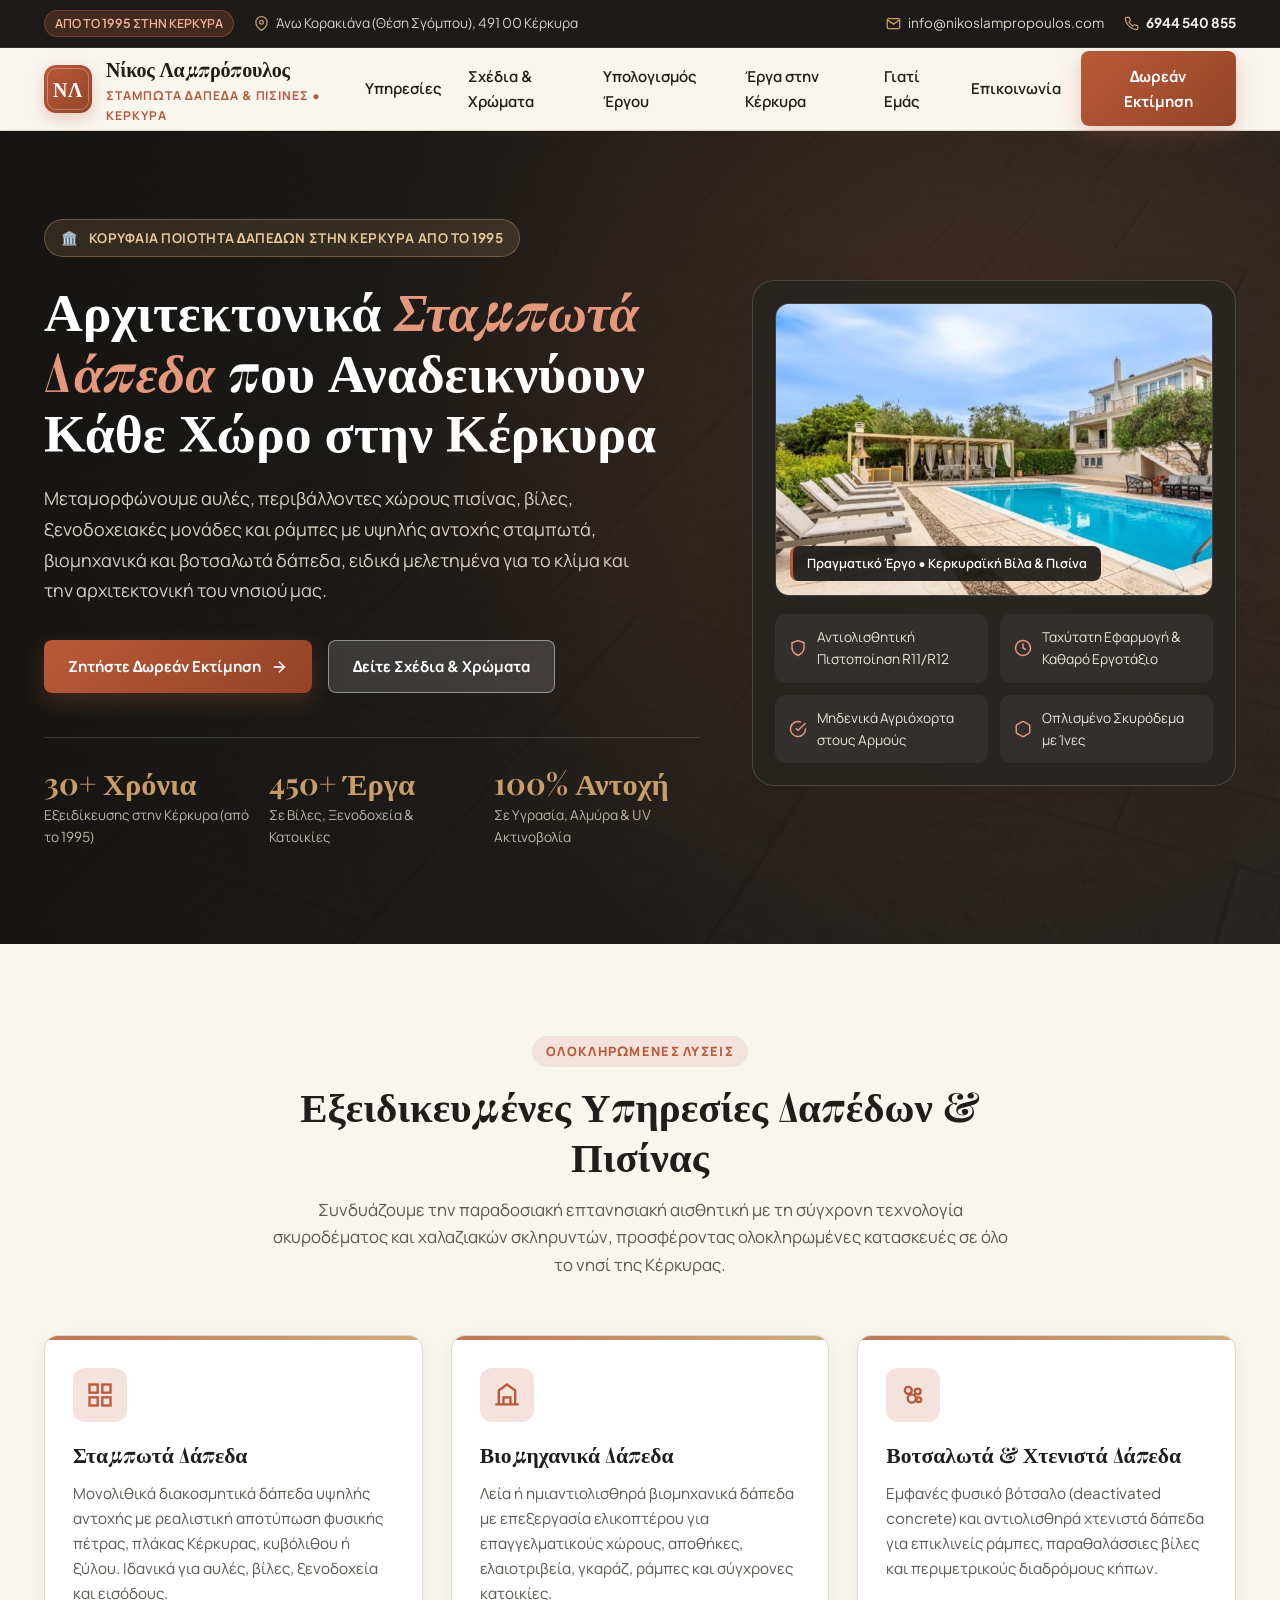
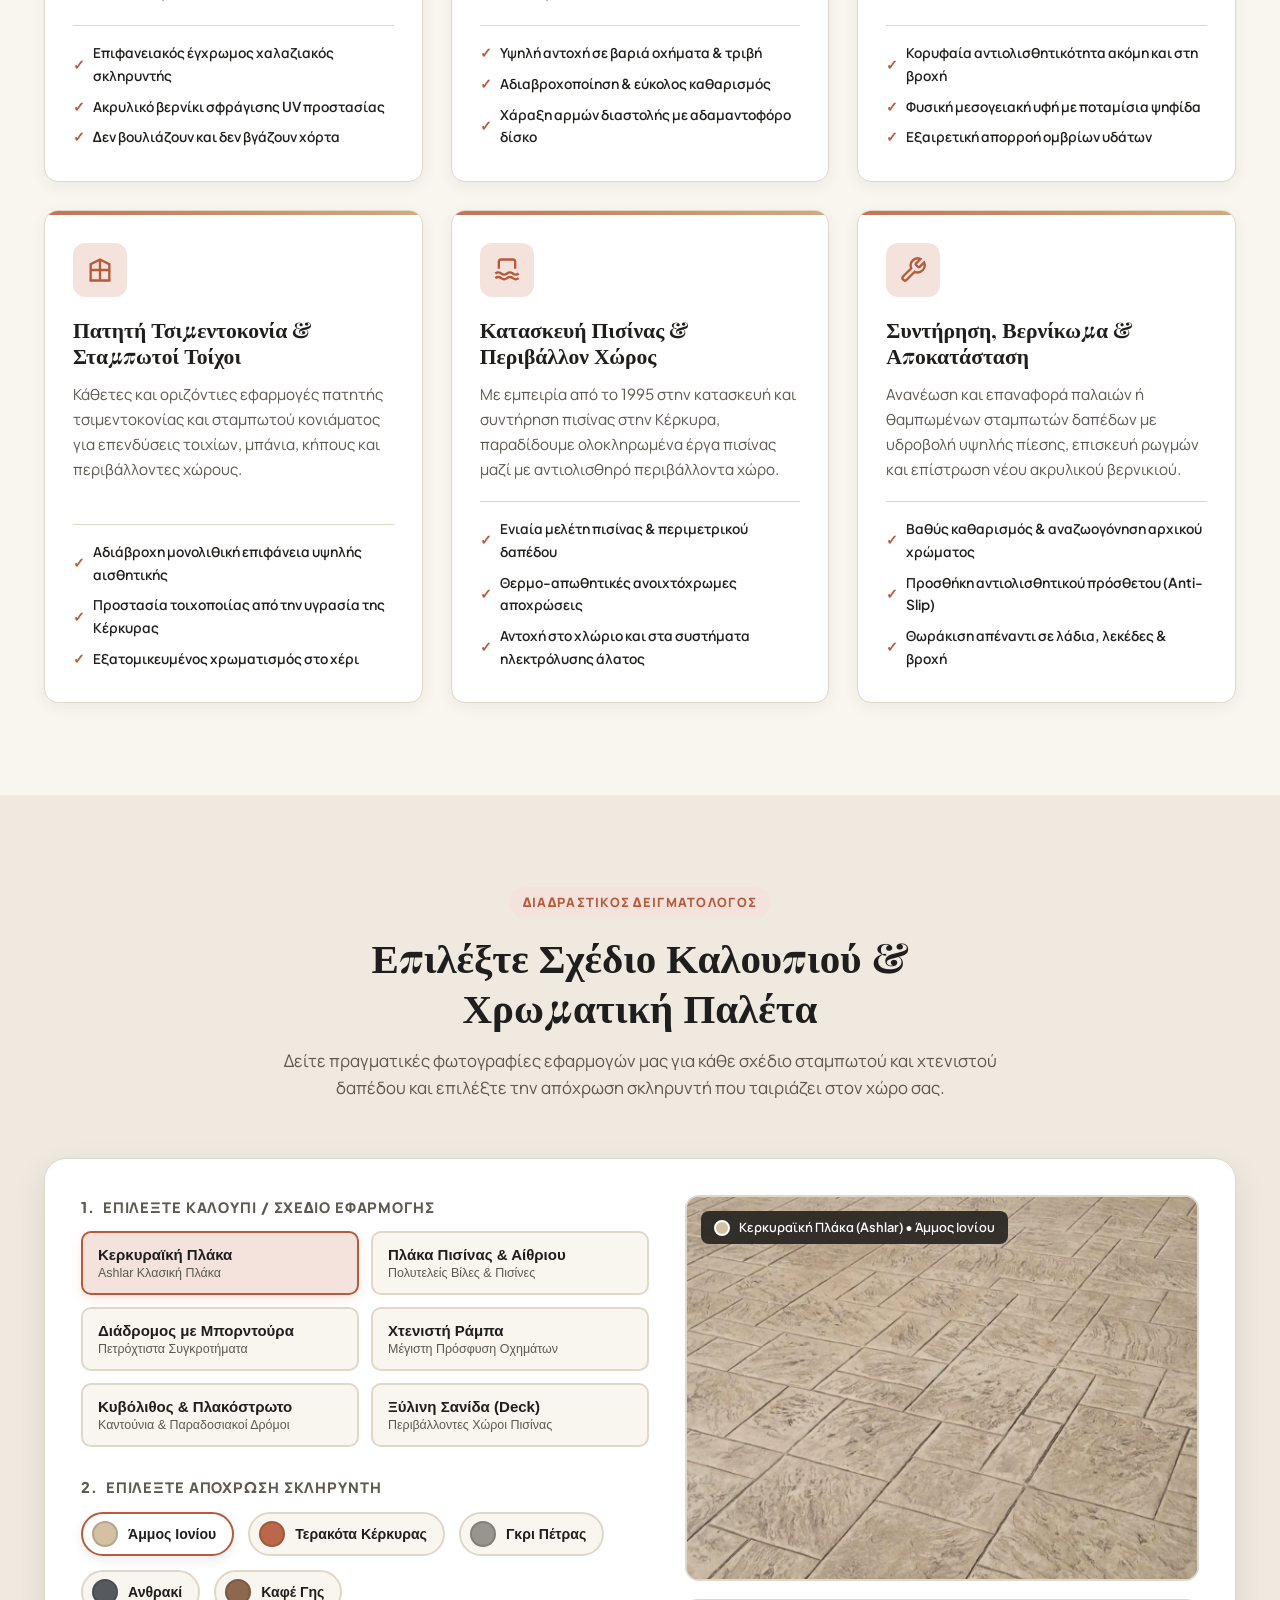
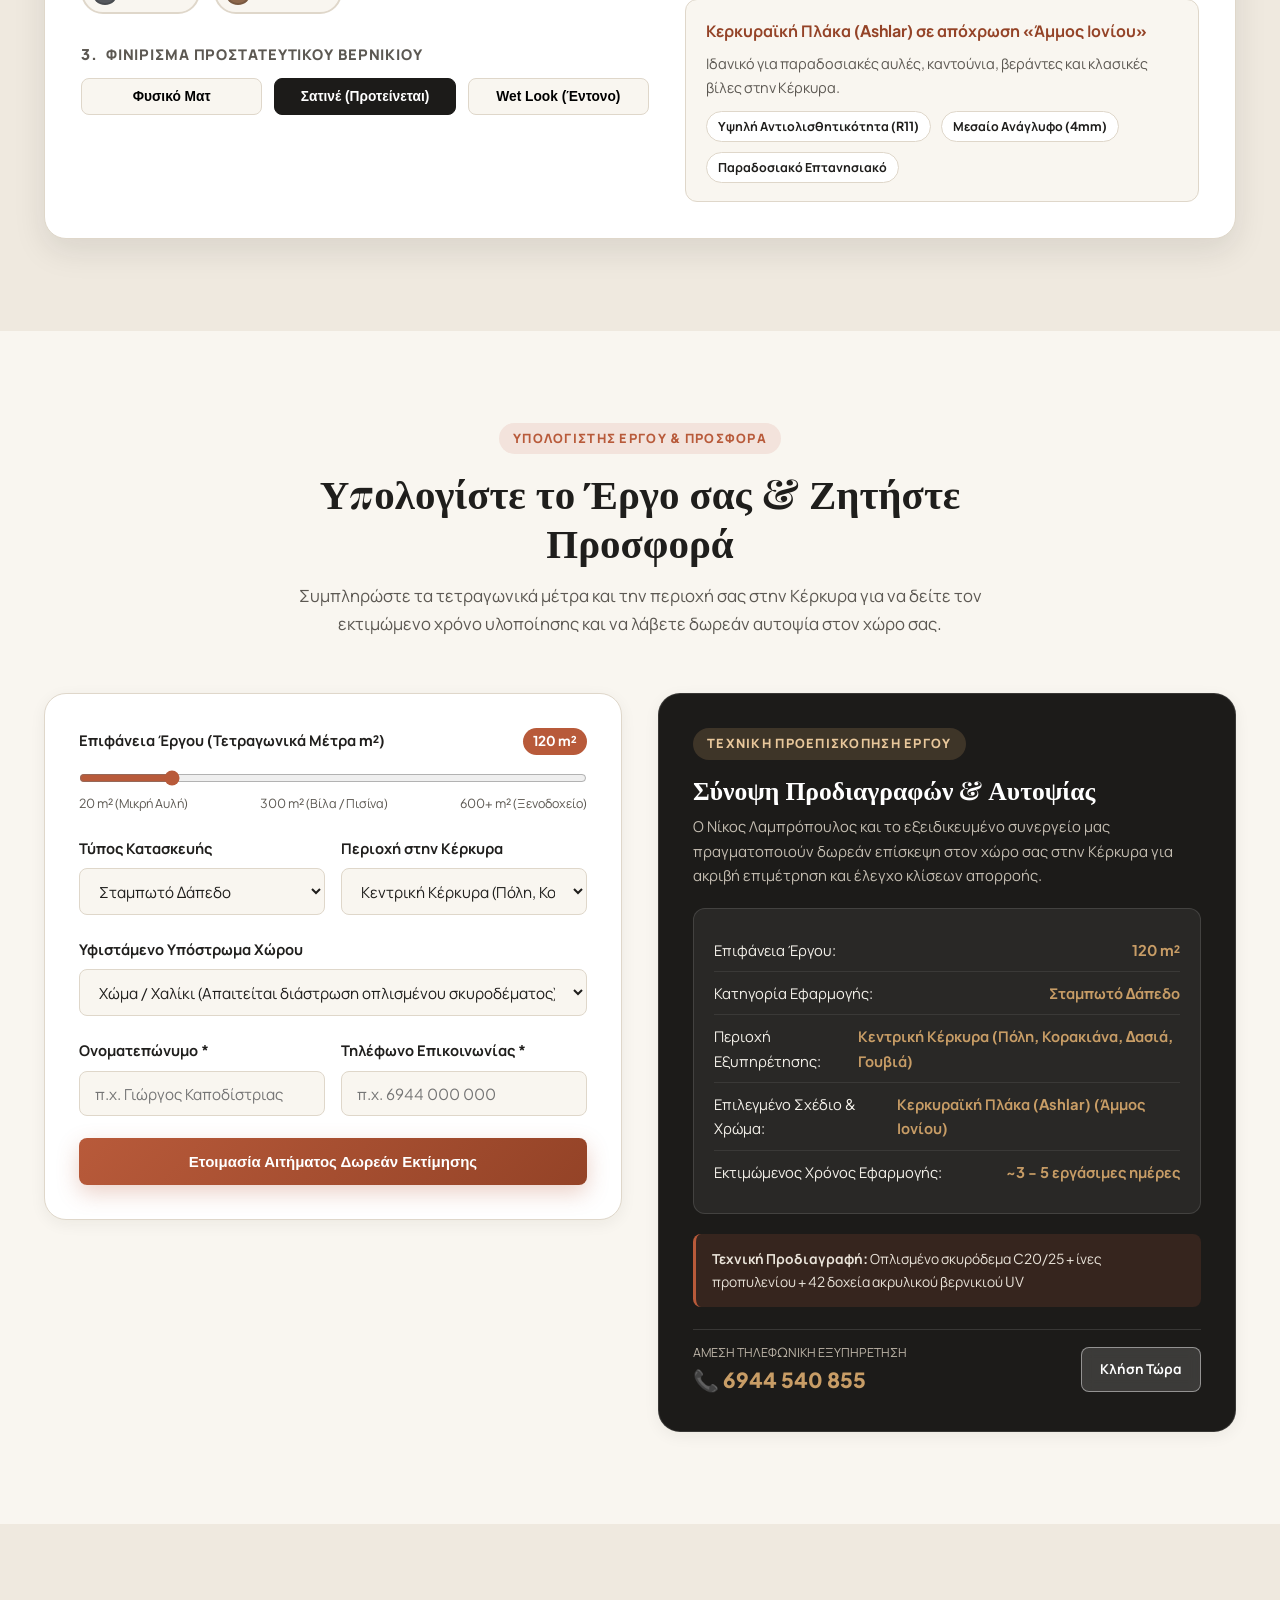
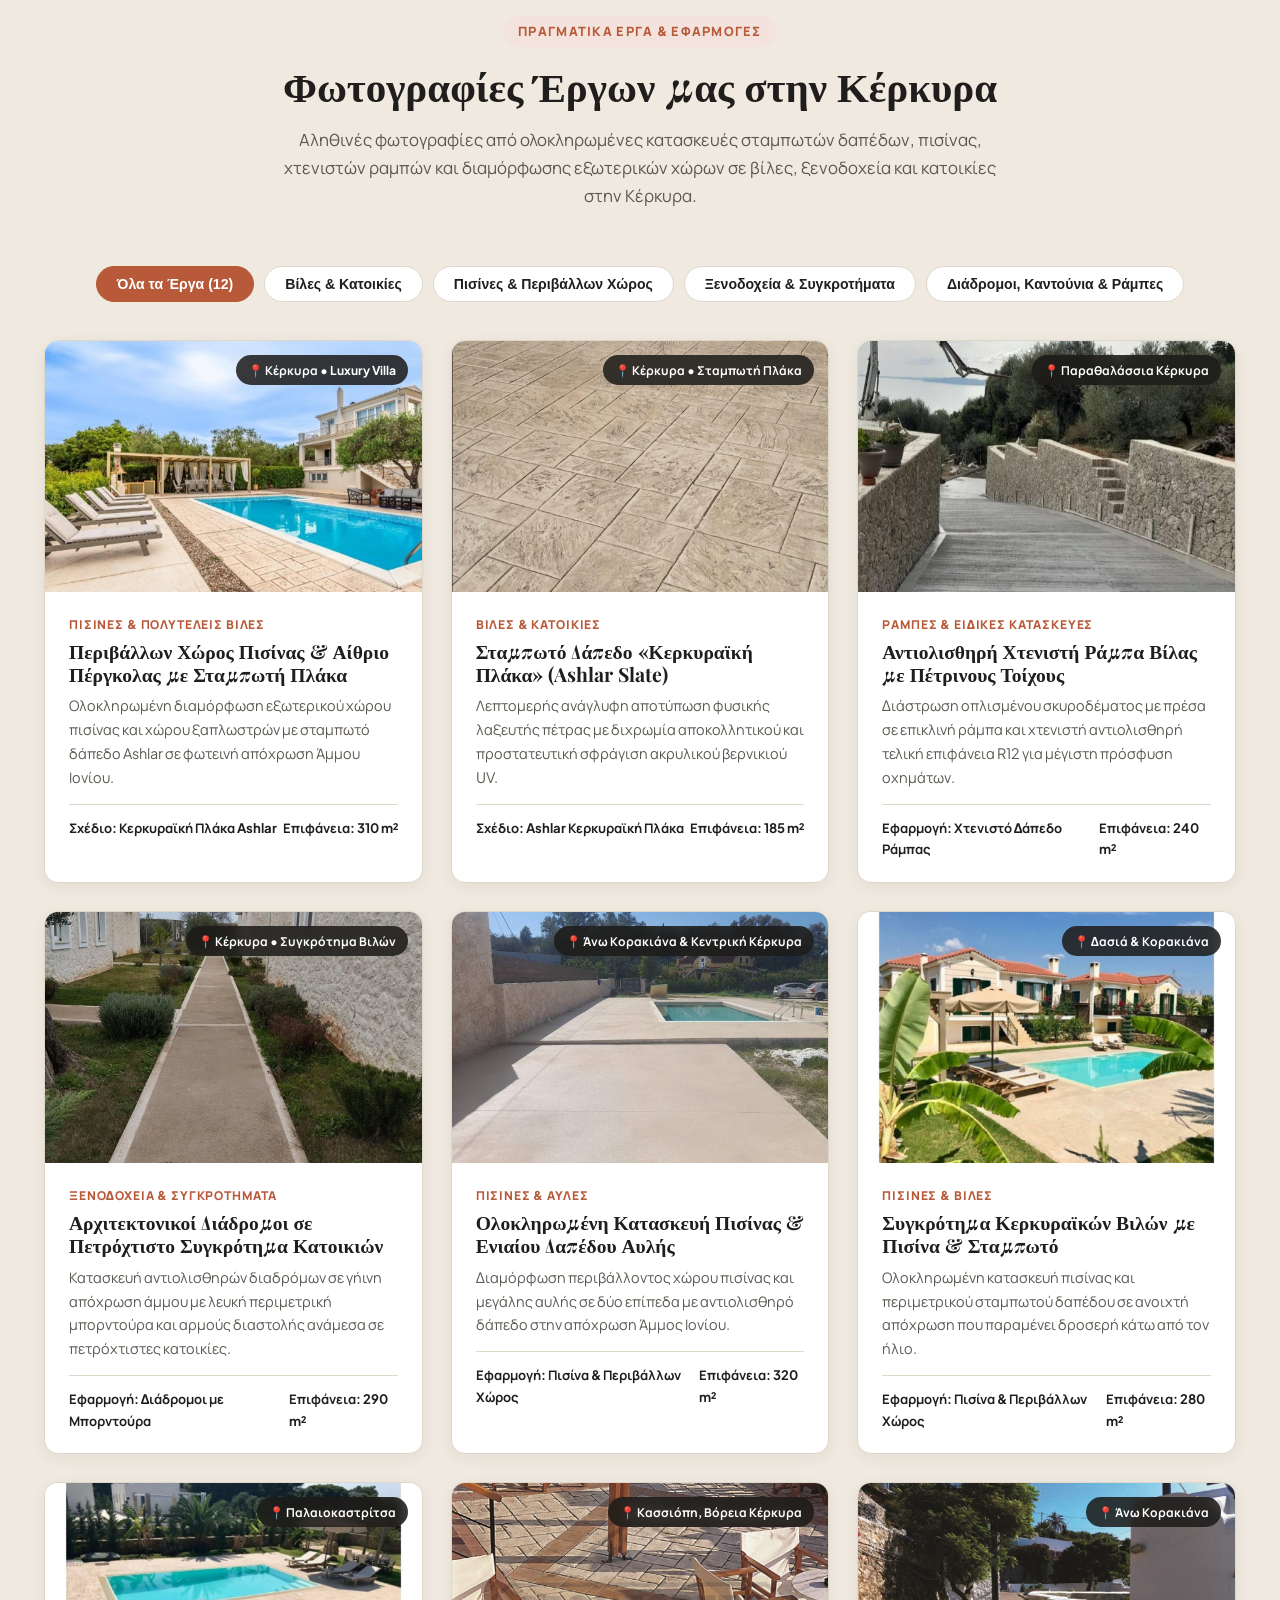
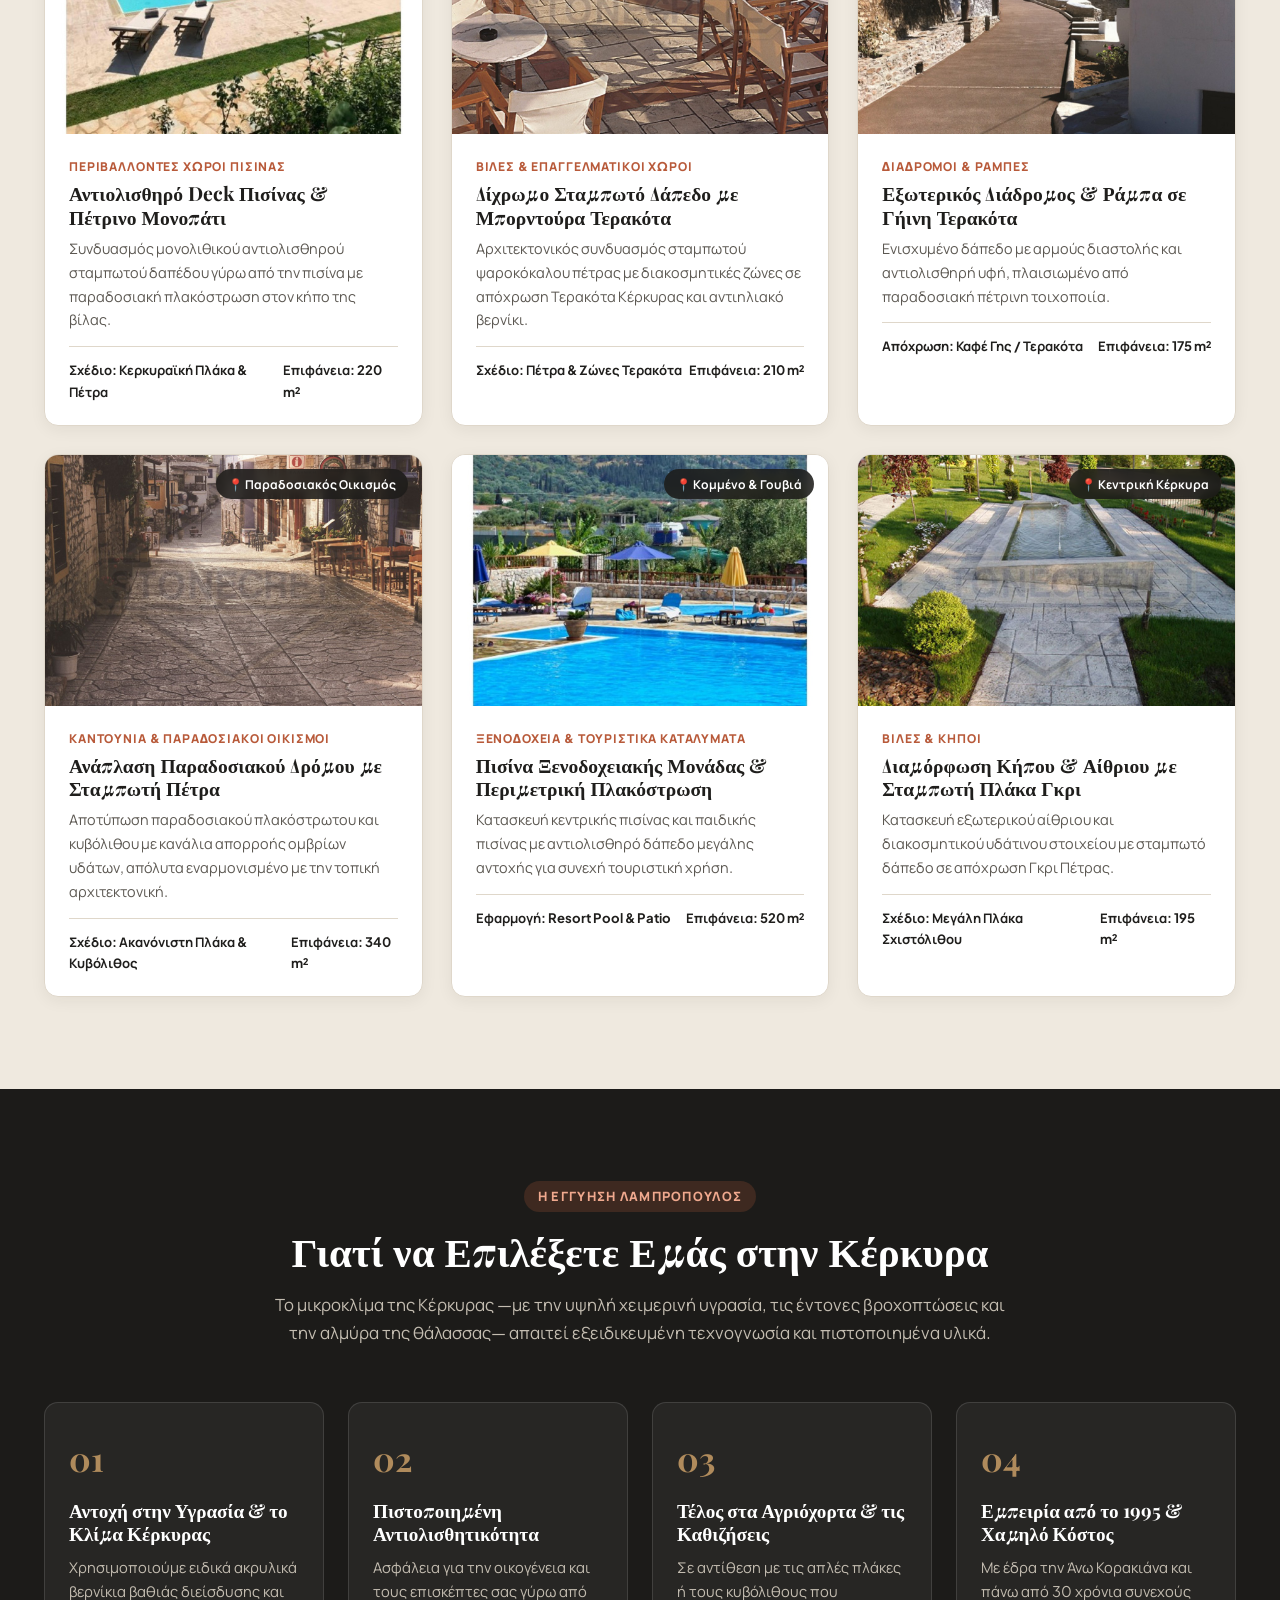
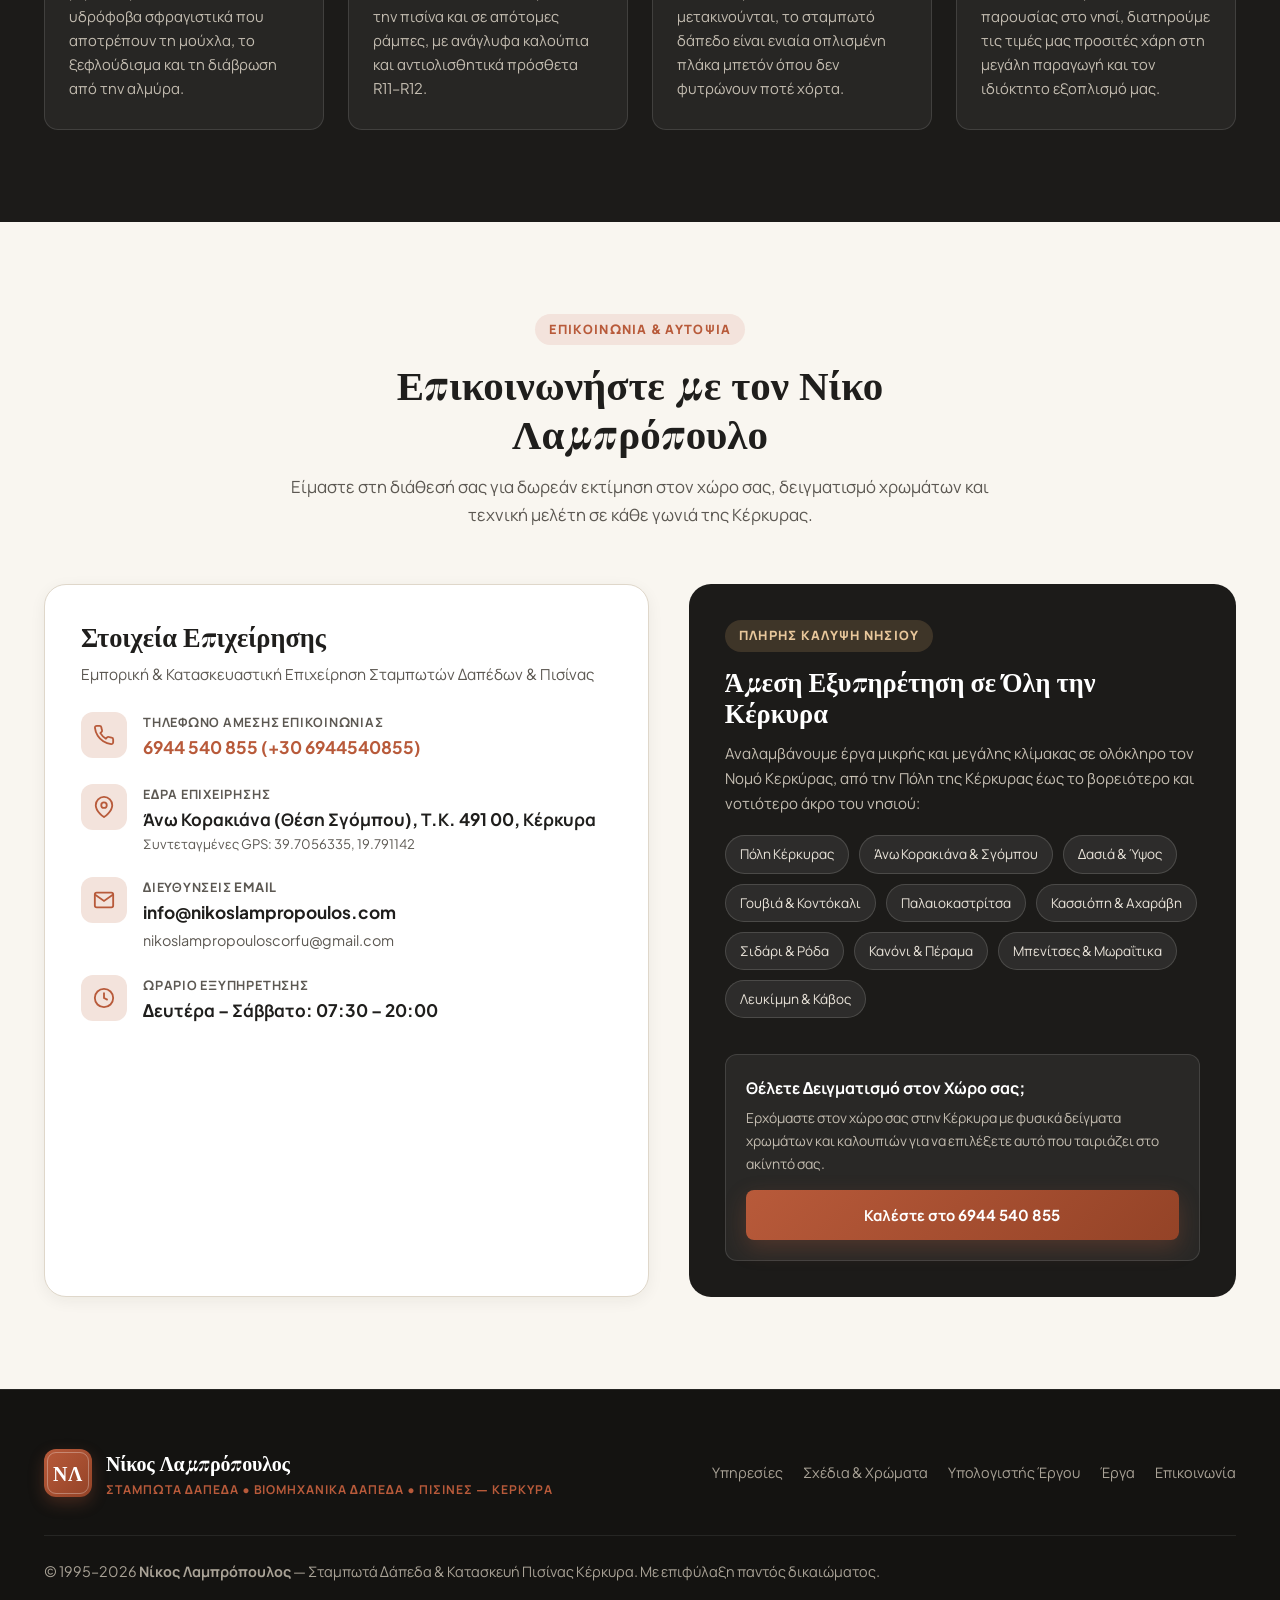
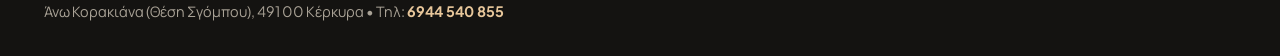
<file: index.html>
<!DOCTYPE html>
<html lang="el">
<head>
  <meta charset="UTF-8" />
  <meta name="viewport" content="width=device-width, initial-scale=1.0" />
  <title>Νίκος Λαμπρόπουλος | Σταμπωτά Δάπεδα & Ειδικές Κατασκευές Δαπέδων — Κέρκυρα</title>
  <meta name="description" content="Νίκος Λαμπρόπουλος - Εξειδικευμένες κατασκευές σταμπωτών, βιομηχανικών & βοτσαλωτών δαπέδων και περιβάλλοντος χώρου πισίνας στην Κέρκυρα από το 1995. Άνω Κορακιάνα, Τηλ: 6944 540 855." />
  <link rel="preconnect" href="https://fonts.googleapis.com" />
  <link rel="preconnect" href="https://fonts.gstatic.com" crossorigin />
  <link href="https://fonts.googleapis.com/css2?family=Manrope:wght@400;500;600;700;800&family=Playfair+Display:ital,wght@0,600;0,700;1,600&family=Plus+Jakarta+Sans:wght@400;500;600;700;800&display=swap" rel="stylesheet" />
  <link rel="stylesheet" href="css/styles.css" />
</head>
<body>

  <!-- Top Utility Bar -->
  <div class="top-bar">
    <div class="container top-bar-inner">
      <div class="top-bar-left">
        <span class="top-bar-badge">ΑΠΟ ΤΟ 1995 ΣΤΗΝ ΚΕΡΚΥΡΑ</span>
        <span class="top-bar-item">
          <svg viewBox="0 0 24 24" fill="none" stroke="currentColor" stroke-width="2"><path d="M21 10c0 7-9 13-9 13s-9-6-9-13a9 9 0 0 1 18 0z"/><circle cx="12" cy="10" r="3"/></svg>
          Άνω Κορακιάνα (Θέση Σγόμπου), 491 00 Κέρκυρα
        </span>
      </div>
      <div class="top-bar-right">
        <a href="mailto:info@nikoslampropoulos.com" class="top-bar-item">
          <svg viewBox="0 0 24 24" fill="none" stroke="currentColor" stroke-width="2"><path d="M4 4h16c1.1 0 2 .9 2 2v12c0 1.1-.9 2-2 2H4c-1.1 0-2-.9-2-2V6c0-1.1.9-2 2-2z"/><polyline points="22,6 12,13 2,6"/></svg>
          info@nikoslampropoulos.com
        </a>
        <a href="tel:+306944540855" class="top-bar-item" style="font-weight: 700; color: #F5F2EB;">
          <svg viewBox="0 0 24 24" fill="none" stroke="currentColor" stroke-width="2"><path d="M22 16.92v3a2 2 0 0 1-2.18 2 19.79 19.79 0 0 1-8.63-3.07 19.5 19.5 0 0 1-6-6 19.79 19.79 0 0 1-3.07-8.67A2 2 0 0 1 4.11 2h3a2 2 0 0 1 2 1.72c.127.96.361 1.903.7 2.81a2 2 0 0 1-.45 2.11L8.09 9.91a16 16 0 0 0 6 6l1.27-1.27a2 2 0 0 1 2.11-.45c.907.339 1.85.573 2.81.7A2 2 0 0 1 22 16.92z"/></svg>
          6944 540 855
        </a>
      </div>
    </div>
  </div>

  <!-- Sticky Navigation Header -->
  <header class="site-header">
    <div class="container header-inner">
      <a href="#" class="brand-logo">
        <div class="brand-monogram">ΝΛ</div>
        <div class="brand-text">
          <span class="brand-name">Νίκος Λαμπρόπουλος</span>
          <span class="brand-sub">Σταμπωτά Δάπεδα & Πισίνες • Κέρκυρα</span>
        </div>
      </a>

      <nav class="main-nav" id="mainNav">
        <a href="#services" class="nav-link">Υπηρεσίες</a>
        <a href="#customizer" class="nav-link">Σχέδια & Χρώματα</a>
        <a href="#estimator" class="nav-link">Υπολογισμός Έργου</a>
        <a href="#projects" class="nav-link">Έργα στην Κέρκυρα</a>
        <a href="#why-us" class="nav-link">Γιατί Εμάς</a>
        <a href="#contact" class="nav-link">Επικοινωνία</a>
      </nav>

      <div class="header-cta-group">
        <a href="#estimator" class="btn btn-primary">Δωρεάν Εκτίμηση</a>
        <button class="mobile-menu-btn" id="mobileMenuBtn" aria-label="Μενού">
          <svg width="24" height="24" viewBox="0 0 24 24" fill="none" stroke="currentColor" stroke-width="2"><line x1="3" y1="12" x2="21" y2="12"/><line x1="3" y1="6" x2="21" y2="6"/><line x1="3" y1="18" x2="21" y2="18"/></svg>
        </button>
      </div>
    </div>
  </header>

  <!-- Hero Section -->
  <section class="hero">
    <img src="assets/user-ashlar-corfu-slab.jpg" alt="" class="hero-bg-photo" />
    <div class="hero-overlay"></div>
    <div class="container hero-grid">
      <div class="hero-content">
        <div class="hero-eyebrow">
          <span>🏛️</span> Κορυφαία Ποιότητα Δαπέδων στην Κέρκυρα από το 1995
        </div>
        <h1 class="hero-title">
          Αρχιτεκτονικά <span>Σταμπωτά Δάπεδα</span> που Αναδεικνύουν Κάθε Χώρο στην Κέρκυρα
        </h1>
        <p class="hero-subtitle">
          Μεταμορφώνουμε αυλές, περιβάλλοντες χώρους πισίνας, βίλες, ξενοδοχειακές μονάδες και ράμπες με υψηλής αντοχής σταμπωτά, βιομηχανικά και βοτσαλωτά δάπεδα, ειδικά μελετημένα για το κλίμα και την αρχιτεκτονική του νησιού μας.
        </p>
        <div class="hero-actions">
          <a href="#estimator" class="btn btn-primary">
            Ζητήστε Δωρεάν Εκτίμηση
            <svg width="18" height="18" viewBox="0 0 24 24" fill="none" stroke="currentColor" stroke-width="2.2"><line x1="5" y1="12" x2="19" y2="12"/><polyline points="12 5 19 12 12 19"/></svg>
          </a>
          <a href="#customizer" class="btn btn-secondary">
            Δείτε Σχέδια & Χρώματα
          </a>
        </div>

        <div class="hero-stats">
          <div class="stat-item">
            <span class="stat-num">30+ Χρόνια</span>
            <span class="stat-label">Εξειδίκευσης στην Κέρκυρα (από το 1995)</span>
          </div>
          <div class="stat-item">
            <span class="stat-num">450+ Έργα</span>
            <span class="stat-label">Σε Βίλες, Ξενοδοχεία & Κατοικίες</span>
          </div>
          <div class="stat-item">
            <span class="stat-num">100% Αντοχή</span>
            <span class="stat-label">Σε Υγρασία, Αλμύρα & UV Ακτινοβολία</span>
          </div>
        </div>
      </div>

      <div class="hero-showcase-card">
        <div class="hero-showcase-img-wrap">
          <img src="assets/user-luxury-villa-pool-pergola.jpg" alt="Πραγματικό Έργο Σταμπωτού Δαπέδου & Πισίνας σε Βίλα στην Κέρκυρα - Νίκος Λαμπρόπουλος" />
          <div class="hero-img-tag">Πραγματικό Έργο • Κερκυραϊκή Βίλα & Πισίνα</div>
        </div>
        <div class="hero-card-features">
          <div class="hero-mini-feat">
            <svg viewBox="0 0 24 24" fill="none" stroke="currentColor" stroke-width="2"><path d="M12 22s8-4 8-10V5l-8-3-8 3v7c0 6 8 10 8 10z"/></svg>
            <span>Αντιολισθητική Πιστοποίηση R11/R12</span>
          </div>
          <div class="hero-mini-feat">
            <svg viewBox="0 0 24 24" fill="none" stroke="currentColor" stroke-width="2"><circle cx="12" cy="12" r="10"/><polyline points="12 6 12 12 16 14"/></svg>
            <span>Ταχύτατη Εφαρμογή & Καθαρό Εργοτάξιο</span>
          </div>
          <div class="hero-mini-feat">
            <svg viewBox="0 0 24 24" fill="none" stroke="currentColor" stroke-width="2"><path d="M22 11.08V12a10 10 0 1 1-5.93-9.14"/><polyline points="22 4 12 14.01 9 11.01"/></svg>
            <span>Μηδενικά Αγριόχορτα στους Αρμούς</span>
          </div>
          <div class="hero-mini-feat">
            <svg viewBox="0 0 24 24" fill="none" stroke="currentColor" stroke-width="2"><path d="M21 16V8a2 2 0 0 0-1-1.73l-7-4a2 2 0 0 0-2 0l-7 4A2 2 0 0 0 3 8v8a2 2 0 0 0 1 1.73l7 4a2 2 0 0 0 2 0l7-4A2 2 0 0 0 21 16z"/></svg>
            <span>Οπλισμένο Σκυρόδεμα με Ίνες</span>
          </div>
        </div>
      </div>
    </div>
  </section>

  <!-- Services Section -->
  <section class="section" id="services">
    <div class="container">
      <div class="section-header">
        <span class="section-tag">Ολοκληρωμένες Λύσεις</span>
        <h2 class="section-title">Εξειδικευμένες Υπηρεσίες Δαπέδων & Πισίνας</h2>
        <p class="section-desc">
          Συνδυάζουμε την παραδοσιακή επτανησιακή αισθητική με τη σύγχρονη τεχνολογία σκυροδέματος και χαλαζιακών σκληρυντών, προσφέροντας ολοκληρωμένες κατασκευές σε όλο το νησί της Κέρκυρας.
        </p>
      </div>

      <div class="services-grid">
        <!-- Service 1 -->
        <article class="service-card">
          <div>
            <div class="service-icon">
              <svg viewBox="0 0 24 24" fill="none" stroke="currentColor" stroke-width="2"><rect x="3" y="3" width="7" height="7"/><rect x="14" y="3" width="7" height="7"/><rect x="14" y="14" width="7" height="7"/><rect x="3" y="14" width="7" height="7"/></svg>
            </div>
            <h3 class="service-title">Σταμπωτά Δάπεδα</h3>
            <p class="service-text">
              Μονολιθικά διακοσμητικά δάπεδα υψηλής αντοχής με ρεαλιστική αποτύπωση φυσικής πέτρας, πλάκας Κέρκυρας, κυβόλιθου ή ξύλου. Ιδανικά για αυλές, βίλες, ξενοδοχεία και εισόδους.
            </p>
          </div>
          <ul class="service-bullets">
            <li>Επιφανειακός έγχρωμος χαλαζιακός σκληρυντής</li>
            <li>Ακρυλικό βερνίκι σφράγισης UV προστασίας</li>
            <li>Δεν βουλιάζουν και δεν βγάζουν χόρτα</li>
          </ul>
        </article>

        <!-- Service 2 -->
        <article class="service-card">
          <div>
            <div class="service-icon">
              <svg viewBox="0 0 24 24" fill="none" stroke="currentColor" stroke-width="2"><path d="M2 20h20"/><path d="M5 20V8l7-5 7 5v12"/><path d="M9 20v-6h6v6"/></svg>
            </div>
            <h3 class="service-title">Βιομηχανικά Δάπεδα</h3>
            <p class="service-text">
              Λεία ή ημιαντιολισθηρά βιομηχανικά δάπεδα με επεξεργασία ελικοπτέρου για επαγγελματικούς χώρους, αποθήκες, ελαιοτριβεία, γκαράζ, ράμπες και σύγχρονες κατοικίες.
            </p>
          </div>
          <ul class="service-bullets">
            <li>Υψηλή αντοχή σε βαριά οχήματα & τριβή</li>
            <li>Αδιαβροχοποίηση & εύκολος καθαρισμός</li>
            <li>Χάραξη αρμών διαστολής με αδαμαντοφόρο δίσκο</li>
          </ul>
        </article>

        <!-- Service 3 -->
        <article class="service-card">
          <div>
            <div class="service-icon">
              <svg viewBox="0 0 24 24" fill="none" stroke="currentColor" stroke-width="2"><circle cx="8" cy="8" r="3"/><circle cx="16" cy="9" r="2.5"/><circle cx="11" cy="15" r="3.5"/><circle cx="17" cy="16" r="2"/></svg>
            </div>
            <h3 class="service-title">Βοτσαλωτά & Χτενιστά Δάπεδα</h3>
            <p class="service-text">
              Εμφανές φυσικό βότσαλο (deactivated concrete) και αντιολισθηρά χτενιστά δάπεδα για επικλινείς ράμπες, παραθαλάσσιες βίλες και περιμετρικούς διαδρόμους κήπων.
            </p>
          </div>
          <ul class="service-bullets">
            <li>Κορυφαία αντιολισθητικότητα ακόμη και στη βροχή</li>
            <li>Φυσική μεσογειακή υφή με ποταμίσια ψηφίδα</li>
            <li>Εξαιρετική απορροή ομβρίων υδάτων</li>
          </ul>
        </article>

        <!-- Service 4 -->
        <article class="service-card">
          <div>
            <div class="service-icon">
              <svg viewBox="0 0 24 24" fill="none" stroke="currentColor" stroke-width="2"><path d="M3 21h18"/><path d="M4 21V7l8-4 8 4v14"/><path d="M4 12h16"/><path d="M12 3v18"/></svg>
            </div>
            <h3 class="service-title">Πατητή Τσιμεντοκονία & Σταμπωτοί Τοίχοι</h3>
            <p class="service-text">
              Κάθετες και οριζόντιες εφαρμογές πατητής τσιμεντοκονίας και σταμπωτού κονιάματος για επενδύσεις τοιχίων, μπάνια, κήπους και περιβάλλοντες χώρους.
            </p>
          </div>
          <ul class="service-bullets">
            <li>Αδιάβροχη μονολιθική επιφάνεια υψηλής αισθητικής</li>
            <li>Προστασία τοιχοποιίας από την υγρασία της Κέρκυρας</li>
            <li>Εξατομικευμένος χρωματισμός στο χέρι</li>
          </ul>
        </article>

        <!-- Service 5 -->
        <article class="service-card">
          <div>
            <div class="service-icon">
              <svg viewBox="0 0 24 24" fill="none" stroke="currentColor" stroke-width="2"><path d="M2 15c1.67-1.33 3.33-1.33 5 0 1.67 1.33 3.33 1.33 5 0 1.67-1.33 3.33-1.33 5 0 1.67 1.33 3.33 1.33 5 0"/><path d="M2 19c1.67-1.33 3.33-1.33 5 0 1.67 1.33 3.33 1.33 5 0 1.67-1.33 3.33-1.33 5 0 1.67 1.33 3.33 1.33 5 0"/><path d="M5 11V5a2 2 0 0 1 2-2h10a2 2 0 0 1 2 2v6"/></svg>
            </div>
            <h3 class="service-title">Κατασκευή Πισίνας & Περιβάλλον Χώρος</h3>
            <p class="service-text">
              Με εμπειρία από το 1995 στην κατασκευή και συντήρηση πισίνας στην Κέρκυρα, παραδίδουμε ολοκληρωμένα έργα πισίνας μαζί με αντιολισθηρό περιβάλλοντα χώρο.
            </p>
          </div>
          <ul class="service-bullets">
            <li>Ενιαία μελέτη πισίνας & περιμετρικού δαπέδου</li>
            <li>Θερμο-απωθητικές ανοιχτόχρωμες αποχρώσεις</li>
            <li>Αντοχή στο χλώριο και στα συστήματα ηλεκτρόλυσης άλατος</li>
          </ul>
        </article>

        <!-- Service 6 -->
        <article class="service-card">
          <div>
            <div class="service-icon">
              <svg viewBox="0 0 24 24" fill="none" stroke="currentColor" stroke-width="2"><path d="M14.7 6.3a1 1 0 0 0 0 1.4l1.6 1.6a1 1 0 0 0 1.4 0l3.77-3.77a6 6 0 0 1-7.94 7.94l-6.91 6.91a2.12 2.12 0 0 1-3-3l6.91-6.91a6 6 0 0 1 7.94-7.94l-3.76 3.76z"/></svg>
            </div>
            <h3 class="service-title">Συντήρηση, Βερνίκωμα & Αποκατάσταση</h3>
            <p class="service-text">
              Ανανέωση και επαναφορά παλαιών ή θαμπωμένων σταμπωτών δαπέδων με υδροβολή υψηλής πίεσης, επισκευή ρωγμών και επίστρωση νέου ακρυλικού βερνικιού.
            </p>
          </div>
          <ul class="service-bullets">
            <li>Βαθύς καθαρισμός & αναζωογόνηση αρχικού χρώματος</li>
            <li>Προσθήκη αντιολισθητικού πρόσθετου (Anti-Slip)</li>
            <li>Θωράκιση απέναντι σε λάδια, λεκέδες & βροχή</li>
          </ul>
        </article>
      </div>
    </div>
  </section>

  <!-- Interactive Pattern & Color Customizer -->
  <section class="section section-alt" id="customizer">
    <div class="container">
      <div class="section-header">
        <span class="section-tag">Διαδραστικός Δειγματολόγος</span>
        <h2 class="section-title">Επιλέξτε Σχέδιο Καλουπιού & Χρωματική Παλέτα</h2>
        <p class="section-desc">
          Δείτε πραγματικές φωτογραφίες εφαρμογών μας για κάθε σχέδιο σταμπωτού και χτενιστού δαπέδου και επιλέξτε την απόχρωση σκληρυντή που ταιριάζει στον χώρο σας.
        </p>
      </div>

      <div class="customizer-wrapper">
        <div class="customizer-controls">
          <!-- Step 1: Pattern -->
          <div>
            <div class="control-group-title">
              <span>1.</span> ΕΠΙΛΕΞΤΕ ΚΑΛΟΥΠΙ / ΣΧΕΔΙΟ ΕΦΑΡΜΟΓΗΣ
            </div>
            <div class="pattern-grid">
              <button type="button" class="pattern-btn active" data-pattern="corfu_slab">
                <span class="pattern-btn-name">Κερκυραϊκή Πλάκα</span>
                <span class="pattern-btn-sub">Ashlar Κλασική Πλάκα</span>
              </button>
              <button type="button" class="pattern-btn" data-pattern="random_stone">
                <span class="pattern-btn-name">Πλάκα Πισίνας & Αίθριου</span>
                <span class="pattern-btn-sub">Πολυτελείς Βίλες & Πισίνες</span>
              </button>
              <button type="button" class="pattern-btn" data-pattern="european_fan">
                <span class="pattern-btn-name">Διάδρομος με Μπορντούρα</span>
                <span class="pattern-btn-sub">Πετρόχτιστα Συγκροτήματα</span>
              </button>
              <button type="button" class="pattern-btn" data-pattern="slate_rock">
                <span class="pattern-btn-name">Χτενιστή Ράμπα</span>
                <span class="pattern-btn-sub">Μέγιστη Πρόσφυση Οχημάτων</span>
              </button>
              <button type="button" class="pattern-btn" data-pattern="cobblestone">
                <span class="pattern-btn-name">Κυβόλιθος & Πλακόστρωτο</span>
                <span class="pattern-btn-sub">Καντούνια & Παραδοσιακοί Δρόμοι</span>
              </button>
              <button type="button" class="pattern-btn" data-pattern="wood_plank">
                <span class="pattern-btn-name">Ξύλινη Σανίδα (Deck)</span>
                <span class="pattern-btn-sub">Περιβάλλοντες Χώροι Πισίνας</span>
              </button>
            </div>
          </div>

          <!-- Step 2: Color -->
          <div>
            <div class="control-group-title">
              <span>2.</span> ΕΠΙΛΕΞΤΕ ΑΠΟΧΡΩΣΗ ΣΚΛΗΡΥΝΤΗ
            </div>
            <div class="color-swatches">
              <button type="button" class="color-swatch-btn active" data-color="ionian_sand">
                <span class="swatch-circle" style="background: #D4C1A3;"></span>
                <span>Άμμος Ιονίου</span>
              </button>
              <button type="button" class="color-swatch-btn" data-color="terracotta">
                <span class="swatch-circle" style="background: #BC664A;"></span>
                <span>Τερακότα Κέρκυρας</span>
              </button>
              <button type="button" class="color-swatch-btn" data-color="stone_grey">
                <span class="swatch-circle" style="background: #98958F;"></span>
                <span>Γκρι Πέτρας</span>
              </button>
              <button type="button" class="color-swatch-btn" data-color="anthracite">
                <span class="swatch-circle" style="background: #56595E;"></span>
                <span>Ανθρακί</span>
              </button>
              <button type="button" class="color-swatch-btn" data-color="earth_brown">
                <span class="swatch-circle" style="background: #8E684C;"></span>
                <span>Καφέ Γης</span>
              </button>
            </div>
          </div>

          <!-- Step 3: Sealer Gloss -->
          <div>
            <div class="control-group-title">
              <span>3.</span> ΦΙΝΙΡΙΣΜΑ ΠΡΟΣΤΑΤΕΥΤΙΚΟΥ ΒΕΡΝΙΚΙΟΥ
            </div>
            <div class="gloss-toggle-row">
              <button type="button" class="gloss-btn" data-gloss="matte">Φυσικό Ματ</button>
              <button type="button" class="gloss-btn active" data-gloss="satin">Σατινέ (Προτείνεται)</button>
              <button type="button" class="gloss-btn" data-gloss="wet">Wet Look (Έντονο)</button>
            </div>
          </div>
        </div>

        <!-- Live Photographic Preview & Specs -->
        <div class="customizer-preview-pane">
          <div class="canvas-stage">
            <img id="customizerPreviewImg" src="assets/user-ashlar-corfu-slab.jpg" alt="Πραγματική Φωτογραφία Σταμπωτού Δαπέδου" style="width:100%;height:100%;object-fit:cover;transition:filter 0.35s ease;" />
            <div id="customizerTintOverlay" style="position:absolute;inset:0;mix-blend-mode:multiply;pointer-events:none;transition:background 0.35s ease;"></div>
            <div id="customizerGlossOverlay" style="position:absolute;inset:0;pointer-events:none;transition:background 0.35s ease;"></div>
            <div class="canvas-badge-overlay" style="display:flex;align-items:center;gap:9px;">
              <span id="customizerSwatchChip" style="width:16px;height:16px;border-radius:50%;background:#D4C1A3;border:2px solid #FFF;display:inline-block;flex-shrink:0;"></span>
              <span id="canvasBadgeOverlay">Κερκυραϊκή Πλάκα (Ashlar) • Άμμος Ιονίου</span>
            </div>
          </div>

          <div class="preview-specs-card">
            <div class="preview-specs-title" id="previewSpecsTitle">
              Κερκυραϊκή Πλάκα (Ashlar) σε απόχρωση «Άμμος Ιονίου»
            </div>
            <p class="preview-specs-desc" id="previewSpecsDesc">
              Ιδανικό για παραδοσιακές αυλές, καντούνια, βεράντες και κλασικές βίλες στην Κέρκυρα.
            </p>
            <div class="preview-specs-meta">
              <span class="spec-pill" id="specGrip">Υψηλή Αντιολισθητικότητα (R11)</span>
              <span class="spec-pill" id="specRelief">Μεσαίο Ανάγλυφο (4mm)</span>
              <span class="spec-pill" id="specStyle">Παραδοσιακό Επτανησιακό</span>
            </div>
          </div>
        </div>
      </div>
    </div>
  </section>

  <!-- Project Estimator & Quote Calculator -->
  <section class="section" id="estimator">
    <div class="container">
      <div class="section-header">
        <span class="section-tag">Υπολογιστής Έργου & Προσφορά</span>
        <h2 class="section-title">Υπολογίστε το Έργο σας & Ζητήστε Προσφορά</h2>
        <p class="section-desc">
          Συμπληρώστε τα τετραγωνικά μέτρα και την περιοχή σας στην Κέρκυρα για να δείτε τον εκτιμώμενο χρόνο υλοποίησης και να λάβετε δωρεάν αυτοψία στον χώρο σας.
        </p>
      </div>

      <div class="estimator-grid">
        <form class="estimator-card" id="quoteEstimatorForm">
          <div class="form-group">
            <label class="form-label" for="areaRange">
              <span>Επιφάνεια Έργου (Τετραγωνικά Μέτρα m²)</span>
              <span class="range-value-badge" id="areaValueBadge">120 m²</span>
            </label>
            <input type="range" id="areaRange" class="form-range" min="20" max="600" step="10" value="120" />
            <div style="display:flex;justify-content:space-between;font-size:0.78rem;color:var(--text-muted);margin-top:4px;">
              <span>20 m² (Μικρή Αυλή)</span>
              <span>300 m² (Βίλα / Πισίνα)</span>
              <span>600+ m² (Ξενοδοχείο)</span>
            </div>
          </div>

          <div class="form-row-2">
            <div class="form-group">
              <label class="form-label" for="floorTypeSelect">Τύπος Κατασκευής</label>
              <select id="floorTypeSelect" class="form-select">
                <option value="stamped">Σταμπωτό Δάπεδο</option>
                <option value="pool_surround">Περιβάλλων Χώρος Πισίνας</option>
                <option value="industrial">Βιομηχανικό Δάπεδο</option>
                <option value="pebble">Βοτσαλωτό / Χτενιστό Δάπεδο</option>
                <option value="restoration">Συντήρηση & Βερνίκωμα Παλαιού</option>
              </select>
            </div>

            <div class="form-group">
              <label class="form-label" for="regionSelect">Περιοχή στην Κέρκυρα</label>
              <select id="regionSelect" class="form-select">
                <option value="central">Κεντρική Κέρκυρα (Πόλη, Κορακιάνα, Δασιά, Γουβιά)</option>
                <option value="north">Βόρεια Κέρκυρα (Κασσιόπη, Αχαράβη, Σιδάρι, Παλαιοκαστρίτσα)</option>
                <option value="south">Νότια Κέρκυρα (Μπενίτσες, Μωραΐτικα, Λευκίμμη)</option>
                <option value="paxoi">Παξοί / Διαπόντια Νησιά (κατόπιν συνεννόησης)</option>
              </select>
            </div>
          </div>

          <div class="form-group">
            <label class="form-label" for="substrateSelect">Υφιστάμενο Υπόστρωμα Χώρου</label>
            <select id="substrateSelect" class="form-select">
              <option value="soil">Χώμα / Χαλίκι (Απαιτείται διάστρωση οπλισμένου σκυροδέματος)</option>
              <option value="existing_concrete">Υπάρχον Μπετόν (Έτοιμη βάση)</option>
              <option value="old_tiles">Παλιά Πλακάκια / Παλαιό Δάπεδο προς αντικατάσταση</option>
            </select>
          </div>

          <div class="form-row-2">
            <div class="form-group">
              <label class="form-label" for="clientName">Ονοματεπώνυμο *</label>
              <input type="text" id="clientName" class="form-input" placeholder="π.χ. Γιώργος Καποδίστριας" required />
            </div>
            <div class="form-group">
              <label class="form-label" for="clientPhone">Τηλέφωνο Επικοινωνίας *</label>
              <input type="tel" id="clientPhone" class="form-input" placeholder="π.χ. 6944 000 000" required />
            </div>
          </div>

          <button type="submit" class="btn btn-primary" style="width: 100%; padding: 15px;">
            Ετοιμασία Αιτήματος Δωρεάν Εκτίμησης
          </button>

          <div class="QuoteFeedback" id="quoteFeedback"></div>
        </form>

        <!-- Live Project Technical Summary -->
        <div class="quote-summary-card">
          <span class="section-tag" style="background:rgba(200,157,102,0.2);color:#E8C79B;">Τεχνική Προεπισκόπηση Έργου</span>
          <h3 class="serif-heading" style="color:#FFF;font-size:1.6rem;margin-bottom:10px;">
            Σύνοψη Προδιαγραφών & Αυτοψίας
          </h3>
          <p style="color:#C4BDB1;font-size:0.93rem;">
            Ο Νίκος Λαμπρόπουλος και το εξειδικευμένο συνεργείο μας πραγματοποιούν δωρεάν επίσκεψη στον χώρο σας στην Κέρκυρα για ακριβή επιμέτρηση και έλεγχο κλίσεων απορροής.
          </p>

          <div class="summary-box">
            <div class="summary-line">
              <span>Επιφάνεια Έργου:</span>
              <strong id="sumArea">120 m²</strong>
            </div>
            <div class="summary-line">
              <span>Κατηγορία Εφαρμογής:</span>
              <strong id="sumType">Σταμπωτό Δάπεδο</strong>
            </div>
            <div class="summary-line">
              <span>Περιοχή Εξυπηρέτησης:</span>
              <strong id="sumRegion">Κεντρική Κέρκυρα</strong>
            </div>
            <div class="summary-line">
              <span>Επιλεγμένο Σχέδιο & Χρώμα:</span>
              <strong id="sumCustom">Κερκυραϊκή Πλάκα (Άμμος Ιονίου)</strong>
            </div>
            <div class="summary-line">
              <span>Εκτιμώμενος Χρόνος Εφαρμογής:</span>
              <strong id="sumDuration">~3 - 5 εργάσιμες ημέρες</strong>
            </div>
          </div>

          <div style="background:rgba(184,90,58,0.16);border-left:3px solid var(--terracotta);padding:14px 16px;border-radius:8px;font-size:0.86rem;color:#EAE4DA;margin-bottom:22px;">
            <strong>Τεχνική Προδιαγραφή:</strong> <span id="sumSpecs">Οπλισμένο σκυρόδεμα C20/25 + ίνες προπυλενίου + 42 δοχεία ακρυλικού βερνικιού UV</span>
          </div>

          <div style="display:flex;align-items:center;justify-content:space-between;flex-wrap:wrap;gap:12px;padding-top:12px;border-top:1px solid rgba(255,255,255,0.12);">
            <div>
              <div style="font-size:0.78rem;color:#BDB5A8;text-transform:uppercase;">Άμεση Τηλεφωνική Εξυπηρέτηση</div>
              <a href="tel:+306944540855" style="font-size:1.3rem;font-weight:800;color:var(--gold-stone);">📞 6944 540 855</a>
            </div>
            <a href="tel:+306944540855" class="btn btn-secondary" style="padding:10px 18px;font-size:0.85rem;">Κλήση Τώρα</a>
          </div>
        </div>
      </div>
    </div>
  </section>

  <!-- Projects Gallery in Corfu -->
  <section class="section section-alt" id="projects">
    <div class="container">
      <div class="section-header">
        <span class="section-tag">Πραγματικά Έργα & Εφαρμογές</span>
        <h2 class="section-title">Φωτογραφίες Έργων μας στην Κέρκυρα</h2>
        <p class="section-desc">
          Αληθινές φωτογραφίες από ολοκληρωμένες κατασκευές σταμπωτών δαπέδων, πισίνας, χτενιστών ραμπών και διαμόρφωσης εξωτερικών χώρων σε βίλες, ξενοδοχεία και κατοικίες στην Κέρκυρα.
        </p>
      </div>

      <div class="gallery-filters">
        <button type="button" class="filter-btn active" data-filter="all">Όλα τα Έργα (12)</button>
        <button type="button" class="filter-btn" data-filter="villas">Βίλες & Κατοικίες</button>
        <button type="button" class="filter-btn" data-filter="pools">Πισίνες & Περιβάλλων Χώρος</button>
        <button type="button" class="filter-btn" data-filter="hotels">Ξενοδοχεία & Συγκροτήματα</button>
        <button type="button" class="filter-btn" data-filter="ramps">Διάδρομοι, Καντούνια & Ράμπες</button>
      </div>

      <div class="gallery-grid">
        <!-- New User Photo 1: Luxury Villa Pool & Pergola -->
        <article class="project-card" data-category="pools">
          <div class="project-img-box">
            <img src="assets/user-luxury-villa-pool-pergola.jpg" alt="Πολυτελής Βίλα με Πισίνα, Πέργκολα και Σταμπωτό Δάπεδο στην Κέρκυρα" />
            <span class="project-loc-badge">📍 Κέρκυρα • Luxury Villa</span>
          </div>
          <div class="project-body">
            <div class="project-cat">Πισίνες & Πολυτελείς Βίλες</div>
            <h3 class="project-title">Περιβάλλων Χώρος Πισίνας & Αίθριο Πέργκολας με Σταμπωτή Πλάκα</h3>
            <p class="project-desc">
              Ολοκληρωμένη διαμόρφωση εξωτερικού χώρου πισίνας και χώρου ξαπλωστρών με σταμπωτό δάπεδο Ashlar σε φωτεινή απόχρωση Άμμου Ιονίου.
            </p>
            <div class="project-meta">
              <span>Σχέδιο: Κερκυραϊκή Πλάκα Ashlar</span>
              <span>Επιφάνεια: 310 m²</span>
            </div>
          </div>
        </article>

        <!-- New User Photo 2: Ashlar Corfu Slab Close-up -->
        <article class="project-card" data-category="villas">
          <div class="project-img-box">
            <img src="assets/user-ashlar-corfu-slab.jpg" alt="Σταμπωτό Δάπεδο Κερκυραϊκή Πλάκα Ashlar στην Κέρκυρα" />
            <span class="project-loc-badge">📍 Κέρκυρα • Σταμπωτή Πλάκα</span>
          </div>
          <div class="project-body">
            <div class="project-cat">Βίλες & Κατοικίες</div>
            <h3 class="project-title">Σταμπωτό Δάπεδο «Κερκυραϊκή Πλάκα» (Ashlar Slate)</h3>
            <p class="project-desc">
              Λεπτομερής ανάγλυφη αποτύπωση φυσικής λαξευτής πέτρας με διχρωμία αποκολλητικού και προστατευτική σφράγιση ακρυλικού βερνικιού UV.
            </p>
            <div class="project-meta">
              <span>Σχέδιο: Ashlar Κερκυραϊκή Πλάκα</span>
              <span>Επιφάνεια: 185 m²</span>
            </div>
          </div>
        </article>

        <!-- New User Photo 3: Anti-slip Brushed Concrete Ramp with Sea View -->
        <article class="project-card" data-category="ramps">
          <div class="project-img-box">
            <img src="assets/user-brushed-ramp-seaview.jpg" alt="Κατασκευή Αντιολισθηρής Χτενιστής Ράμπας με Θέα Θάλασσα στην Κέρκυρα" />
            <span class="project-loc-badge">📍 Παραθαλάσσια Κέρκυρα</span>
          </div>
          <div class="project-body">
            <div class="project-cat">Ράμπες & Ειδικές Κατασκευές</div>
            <h3 class="project-title">Αντιολισθηρή Χτενιστή Ράμπα Βίλας με Πέτρινους Τοίχους</h3>
            <p class="project-desc">
              Διάστρωση οπλισμένου σκυροδέματος με πρέσα σε επικλινή ράμπα και χτενιστή αντιολισθηρή τελική επιφάνεια R12 για μέγιστη πρόσφυση οχημάτων.
            </p>
            <div class="project-meta">
              <span>Εφαρμογή: Χτενιστό Δάπεδο Ράμπας</span>
              <span>Επιφάνεια: 240 m²</span>
            </div>
          </div>
        </article>

        <!-- New User Photo 4: Stone Villas Complex Walkway -->
        <article class="project-card" data-category="hotels">
          <div class="project-img-box">
            <img src="assets/user-stone-villas-walkway.jpg" alt="Διάδρομος σε Πετρόχτιστο Συγκρότημα Κατοικιών στην Κέρκυρα" />
            <span class="project-loc-badge">📍 Κέρκυρα • Συγκρότημα Βιλών</span>
          </div>
          <div class="project-body">
            <div class="project-cat">Ξενοδοχεία & Συγκροτήματα</div>
            <h3 class="project-title">Αρχιτεκτονικοί Διάδρομοι σε Πετρόχτιστο Συγκρότημα Κατοικιών</h3>
            <p class="project-desc">
              Κατασκευή αντιολισθηρών διαδρόμων σε γήινη απόχρωση άμμου με λευκή περιμετρική μπορντούρα και αρμούς διαστολής ανάμεσα σε πετρόχτιστες κατοικίες.
            </p>
            <div class="project-meta">
              <span>Εφαρμογή: Διάδρομοι με Μπορντούρα</span>
              <span>Επιφάνεια: 290 m²</span>
            </div>
          </div>
        </article>

        <!-- New User Photo 5: Pool Surround & Sand-Beige Courtyard -->
        <article class="project-card" data-category="pools">
          <div class="project-img-box">
            <img src="assets/user-pool-courtyard-sand.jpg" alt="Κατασκευή Πισίνας και Περιβάλλοντος Χώρου στην Κέρκυρα" />
            <span class="project-loc-badge">📍 Άνω Κορακιάνα & Κεντρική Κέρκυρα</span>
          </div>
          <div class="project-body">
            <div class="project-cat">Πισίνες & Αυλές</div>
            <h3 class="project-title">Ολοκληρωμένη Κατασκευή Πισίνας & Ενιαίου Δαπέδου Αυλής</h3>
            <p class="project-desc">
              Διαμόρφωση περιβάλλοντος χώρου πισίνας και μεγάλης αυλής σε δύο επίπεδα με αντιολισθηρό δάπεδο στην απόχρωση Άμμος Ιονίου.
            </p>
            <div class="project-meta">
              <span>Εφαρμογή: Πισίνα & Περιβάλλων Χώρος</span>
              <span>Επιφάνεια: 320 m²</span>
            </div>
          </div>
        </article>

        <!-- Project 6 -->
        <article class="project-card" data-category="pools">
          <div class="project-img-box">
            <img src="assets/hero-corfu-villa-pool.jpg" alt="Κατασκευή Πισίνας και Σταμπωτού Δαπέδου σε Κερκυραϊκή Βίλα" />
            <span class="project-loc-badge">📍 Δασιά & Κορακιάνα</span>
          </div>
          <div class="project-body">
            <div class="project-cat">Πισίνες & Βίλες</div>
            <h3 class="project-title">Συγκρότημα Κερκυραϊκών Βιλών με Πισίνα & Σταμπωτό</h3>
            <p class="project-desc">
              Ολοκληρωμένη κατασκευή πισίνας και περιμετρικού σταμπωτού δαπέδου σε ανοιχτή απόχρωση που παραμένει δροσερή κάτω από τον ήλιο.
            </p>
            <div class="project-meta">
              <span>Εφαρμογή: Πισίνα & Περιβάλλων Χώρος</span>
              <span>Επιφάνεια: 280 m²</span>
            </div>
          </div>
        </article>

        <!-- Project 7 -->
        <article class="project-card" data-category="pools">
          <div class="project-img-box">
            <img src="assets/project-pool-paleokastritsa.jpg" alt="Περιβάλλων Χώρος Πισίνας στην Παλαιοκαστρίτσα Κέρκυρας" />
            <span class="project-loc-badge">📍 Παλαιοκαστρίτσα</span>
          </div>
          <div class="project-body">
            <div class="project-cat">Περιβάλλοντες Χώροι Πισίνας</div>
            <h3 class="project-title">Αντιολισθηρό Deck Πισίνας & Πέτρινο Μονοπάτι</h3>
            <p class="project-desc">
              Συνδυασμός μονολιθικού αντιολισθηρού σταμπωτού δαπέδου γύρω από την πισίνα με παραδοσιακή πλακόστρωση στον κήπο της βίλας.
            </p>
            <div class="project-meta">
              <span>Σχέδιο: Κερκυραϊκή Πλάκα & Πέτρα</span>
              <span>Επιφάνεια: 220 m²</span>
            </div>
          </div>
        </article>

        <!-- Project 8 -->
        <article class="project-card" data-category="villas">
          <div class="project-img-box">
            <img src="assets/project-villa-kassiopi.jpg" alt="Σταμπωτό Δάπεδο με Μπορντούρα Τερακότα στην Κασσιόπη" />
            <span class="project-loc-badge">📍 Κασσιόπη, Βόρεια Κέρκυρα</span>
          </div>
          <div class="project-body">
            <div class="project-cat">Βίλες & Επαγγελματικοί Χώροι</div>
            <h3 class="project-title">Δίχρωμο Σταμπωτό Δάπεδο με Μπορντούρα Τερακότα</h3>
            <p class="project-desc">
              Αρχιτεκτονικός συνδυασμός σταμπωτού ψαροκόκαλου πέτρας με διακοσμητικές ζώνες σε απόχρωση Τερακότα Κέρκυρας και αντιηλιακό βερνίκι.
            </p>
            <div class="project-meta">
              <span>Σχέδιο: Πέτρα & Ζώνες Τερακότα</span>
              <span>Επιφάνεια: 210 m²</span>
            </div>
          </div>
        </article>

        <!-- Project 9 -->
        <article class="project-card" data-category="ramps">
          <div class="project-img-box">
            <img src="assets/project-ramp-korakiana.jpg" alt="Διάδρομος και Ράμπα Σταμπωτού Δαπέδου στην Κέρκυρα" />
            <span class="project-loc-badge">📍 Άνω Κορακιάνα</span>
          </div>
          <div class="project-body">
            <div class="project-cat">Διάδρομοι & Ράμπες</div>
            <h3 class="project-title">Εξωτερικός Διάδρομος & Ράμπα σε Γήινη Τερακότα</h3>
            <p class="project-desc">
              Ενισχυμένο δάπεδο με αρμούς διαστολής και αντιολισθηρή υφή, πλαισιωμένο από παραδοσιακή πέτρινη τοιχοποιία.
            </p>
            <div class="project-meta">
              <span>Απόχρωση: Καφέ Γης / Τερακότα</span>
              <span>Επιφάνεια: 175 m²</span>
            </div>
          </div>
        </article>

        <!-- Project 10 -->
        <article class="project-card" data-category="ramps">
          <div class="project-img-box">
            <img src="assets/project-cobble-corfu-town.jpg" alt="Σταμπωτό Καντούνι & Πλακόστρωτο στην Κέρκυρα" />
            <span class="project-loc-badge">📍 Παραδοσιακός Οικισμός</span>
          </div>
          <div class="project-body">
            <div class="project-cat">Καντούνια & Παραδοσιακοί Οικισμοί</div>
            <h3 class="project-title">Ανάπλαση Παραδοσιακού Δρόμου με Σταμπωτή Πέτρα</h3>
            <p class="project-desc">
              Αποτύπωση παραδοσιακού πλακόστρωτου και κυβόλιθου με κανάλια απορροής ομβρίων υδάτων, απόλυτα εναρμονισμένο με την τοπική αρχιτεκτονική.
            </p>
            <div class="project-meta">
              <span>Σχέδιο: Ακανόνιστη Πλάκα & Κυβόλιθος</span>
              <span>Επιφάνεια: 340 m²</span>
            </div>
          </div>
        </article>

        <!-- Project 11 -->
        <article class="project-card" data-category="hotels">
          <div class="project-img-box">
            <img src="assets/project-hotel-kommeno.jpg" alt="Ξενοδοχειακή Πισίνα & Σταμπωτό Δάπεδο στην Κέρκυρα" />
            <span class="project-loc-badge">📍 Κομμένο & Γουβιά</span>
          </div>
          <div class="project-body">
            <div class="project-cat">Ξενοδοχεία & Τουριστικά Καταλύματα</div>
            <h3 class="project-title">Πισίνα Ξενοδοχειακής Μονάδας & Περιμετρική Πλακόστρωση</h3>
            <p class="project-desc">
              Κατασκευή κεντρικής πισίνας και παιδικής πισίνας με αντιολισθηρό δάπεδο μεγάλης αντοχής για συνεχή τουριστική χρήση.
            </p>
            <div class="project-meta">
              <span>Εφαρμογή: Resort Pool & Patio</span>
              <span>Επιφάνεια: 520 m²</span>
            </div>
          </div>
        </article>

        <!-- Project 12 -->
        <article class="project-card" data-category="villas">
          <div class="project-img-box">
            <img src="assets/project-garden-patio.jpg" alt="Σταμπωτό Δάπεδο Κήπου σε Γκρι Πέτρα στην Κέρκυρα" />
            <span class="project-loc-badge">📍 Κεντρική Κέρκυρα</span>
          </div>
          <div class="project-body">
            <div class="project-cat">Βίλες & Κήποι</div>
            <h3 class="project-title">Διαμόρφωση Κήπου & Αίθριου με Σταμπωτή Πλάκα Γκρι</h3>
            <p class="project-desc">
              Κατασκευή εξωτερικού αίθριου και διακοσμητικού υδάτινου στοιχείου με σταμπωτό δάπεδο σε απόχρωση Γκρι Πέτρας.
            </p>
            <div class="project-meta">
              <span>Σχέδιο: Μεγάλη Πλάκα Σχιστόλιθου</span>
              <span>Επιφάνεια: 195 m²</span>
            </div>
          </div>
        </article>
      </div>
    </div>
  </section>

  <!-- Why Choose Us -->
  <section class="section section-dark" id="why-us">
    <div class="container">
      <div class="section-header">
        <span class="section-tag">Η Εγγύηση Λαμπρόπουλος</span>
        <h2 class="section-title">Γιατί να Επιλέξετε Εμάς στην Κέρκυρα</h2>
        <p class="section-desc">
          Το μικροκλίμα της Κέρκυρας —με την υψηλή χειμερινή υγρασία, τις έντονες βροχοπτώσεις και την αλμύρα της θάλασσας— απαιτεί εξειδικευμένη τεχνογνωσία και πιστοποιημένα υλικά.
        </p>
      </div>

      <div class="why-grid">
        <div class="why-card">
          <div class="why-num">01</div>
          <h3 class="why-title">Αντοχή στην Υγρασία & το Κλίμα Κέρκυρας</h3>
          <p class="why-text">
            Χρησιμοποιούμε ειδικά ακρυλικά βερνίκια βαθιάς διείσδυσης και υδρόφοβα σφραγιστικά που αποτρέπουν τη μούχλα, το ξεφλούδισμα και τη διάβρωση από την αλμύρα.
          </p>
        </div>

        <div class="why-card">
          <div class="why-num">02</div>
          <h3 class="why-title">Πιστοποιημένη Αντιολισθητικότητα</h3>
          <p class="why-text">
            Ασφάλεια για την οικογένεια και τους επισκέπτες σας γύρω από την πισίνα και σε απότομες ράμπες, με ανάγλυφα καλούπια και αντιολισθητικά πρόσθετα R11–R12.
          </p>
        </div>

        <div class="why-card">
          <div class="why-num">03</div>
          <h3 class="why-title">Τέλος στα Αγριόχορτα & τις Καθιζήσεις</h3>
          <p class="why-text">
            Σε αντίθεση με τις απλές πλάκες ή τους κυβόλιθους που μετακινούνται, το σταμπωτό δάπεδο είναι ενιαία οπλισμένη πλάκα μπετόν όπου δεν φυτρώνουν ποτέ χόρτα.
          </p>
        </div>

        <div class="why-card">
          <div class="why-num">04</div>
          <h3 class="why-title">Εμπειρία από το 1995 & Χαμηλό Κόστος</h3>
          <p class="why-text">
            Με έδρα την Άνω Κορακιάνα και πάνω από 30 χρόνια συνεχούς παρουσίας στο νησί, διατηρούμε τις τιμές μας προσιτές χάρη στη μεγάλη παραγωγή και τον ιδιόκτητο εξοπλισμό μας.
          </p>
        </div>
      </div>
    </div>
  </section>

  <!-- Contact Section -->
  <section class="section" id="contact">
    <div class="container">
      <div class="section-header">
        <span class="section-tag">Επικοινωνία & Αυτοψία</span>
        <h2 class="section-title">Επικοινωνήστε με τον Νίκο Λαμπρόπουλο</h2>
        <p class="section-desc">
          Είμαστε στη διάθεσή σας για δωρεάν εκτίμηση στον χώρο σας, δειγματισμό χρωμάτων και τεχνική μελέτη σε κάθε γωνιά της Κέρκυρας.
        </p>
      </div>

      <div class="contact-grid">
        <div class="contact-info-card">
          <h3 class="serif-heading" style="font-size: 1.65rem; margin-bottom: 8px;">Στοιχεία Επιχείρησης</h3>
          <p style="color: var(--text-muted); font-size: 0.95rem;">
            Εμπορική & Κατασκευαστική Επιχείρηση Σταμπωτών Δαπέδων & Πισίνας
          </p>

          <div class="contact-item-list">
            <div class="contact-item">
              <div class="contact-icon-box">
                <svg viewBox="0 0 24 24" fill="none" stroke="currentColor" stroke-width="2"><path d="M22 16.92v3a2 2 0 0 1-2.18 2 19.79 19.79 0 0 1-8.63-3.07 19.5 19.5 0 0 1-6-6 19.79 19.79 0 0 1-3.07-8.67A2 2 0 0 1 4.11 2h3a2 2 0 0 1 2 1.72c.127.96.361 1.903.7 2.81a2 2 0 0 1-.45 2.11L8.09 9.91a16 16 0 0 0 6 6l1.27-1.27a2 2 0 0 1 2.11-.45c.907.339 1.85.573 2.81.7A2 2 0 0 1 22 16.92z"/></svg>
              </div>
              <div>
                <div class="contact-label">Τηλέφωνο Άμεσης Επικοινωνίας</div>
                <a href="tel:+306944540855" class="contact-val" style="color: var(--terracotta);">6944 540 855 (+30 6944540855)</a>
              </div>
            </div>

            <div class="contact-item">
              <div class="contact-icon-box">
                <svg viewBox="0 0 24 24" fill="none" stroke="currentColor" stroke-width="2"><path d="M21 10c0 7-9 13-9 13s-9-6-9-13a9 9 0 0 1 18 0z"/><circle cx="12" cy="10" r="3"/></svg>
              </div>
              <div>
                <div class="contact-label">Έδρα Επιχείρησης</div>
                <div class="contact-val">Άνω Κορακιάνα (Θέση Σγόμπου), Τ.Κ. 491 00, Κέρκυρα</div>
                <div style="font-size: 0.82rem; color: var(--text-muted);">Συντεταγμένες GPS: 39.7056335, 19.791142</div>
              </div>
            </div>

            <div class="contact-item">
              <div class="contact-icon-box">
                <svg viewBox="0 0 24 24" fill="none" stroke="currentColor" stroke-width="2"><path d="M4 4h16c1.1 0 2 .9 2 2v12c0 1.1-.9 2-2 2H4c-1.1 0-2-.9-2-2V6c0-1.1.9-2 2-2z"/><polyline points="22,6 12,13 2,6"/></svg>
              </div>
              <div>
                <div class="contact-label">Διευθύνσεις Email</div>
                <a href="mailto:info@nikoslampropoulos.com" class="contact-val" style="display:block;">info@nikoslampropoulos.com</a>
                <a href="mailto:nikoslampropouloscorfu@gmail.com" style="font-size:0.9rem;color:var(--text-muted);">nikoslampropouloscorfu@gmail.com</a>
              </div>
            </div>

            <div class="contact-item">
              <div class="contact-icon-box">
                <svg viewBox="0 0 24 24" fill="none" stroke="currentColor" stroke-width="2"><circle cx="12" cy="12" r="10"/><polyline points="12 6 12 12 16 14"/></svg>
              </div>
              <div>
                <div class="contact-label">Ωράριο Εξυπηρέτησης</div>
                <div class="contact-val">Δευτέρα – Σάββατο: 07:30 – 20:00</div>
              </div>
            </div>
          </div>
        </div>

        <div class="corfu-coverage-card">
          <div>
            <span class="section-tag" style="background:rgba(200,157,102,0.2);color:#E8C79B;">Πλήρης Κάλυψη Νησιού</span>
            <h3 class="serif-heading" style="color:#FFF;font-size:1.65rem;margin-bottom:12px;">
              Άμεση Εξυπηρέτηση σε Όλη την Κέρκυρα
            </h3>
            <p style="color:#C4BDB1;font-size:0.94rem;">
              Αναλαμβάνουμε έργα μικρής και μεγάλης κλίμακας σε ολόκληρο τον Νομό Κερκύρας, από την Πόλη της Κέρκυρας έως το βορειότερο και νοτιότερο άκρο του νησιού:
            </p>

            <div class="coverage-pills">
              <span class="coverage-pill">Πόλη Κέρκυρας</span>
              <span class="coverage-pill">Άνω Κορακιάνα & Σγόμπου</span>
              <span class="coverage-pill">Δασιά & Ύψος</span>
              <span class="coverage-pill">Γουβιά & Κοντόκαλι</span>
              <span class="coverage-pill">Παλαιοκαστρίτσα</span>
              <span class="coverage-pill">Κασσιόπη & Αχαράβη</span>
              <span class="coverage-pill">Σιδάρι & Ρόδα</span>
              <span class="coverage-pill">Κανόνι & Πέραμα</span>
              <span class="coverage-pill">Μπενίτσες & Μωραΐτικα</span>
              <span class="coverage-pill">Λευκίμμη & Κάβος</span>
            </div>
          </div>

          <div style="background:rgba(255,255,255,0.06);border:1px solid rgba(255,255,255,0.12);padding:20px;border-radius:12px;margin-top:16px;">
            <div style="font-weight:700;color:#FFF;margin-bottom:6px;">Θέλετε Δειγματισμό στον Χώρο σας;</div>
            <p style="font-size:0.86rem;color:#C4BDB1;margin-bottom:14px;">
              Ερχόμαστε στον χώρο σας στην Κέρκυρα με φυσικά δείγματα χρωμάτων και καλουπιών για να επιλέξετε αυτό που ταιριάζει στο ακίνητό σας.
            </p>
            <a href="tel:+306944540855" class="btn btn-primary" style="width:100%;">Καλέστε στο 6944 540 855</a>
          </div>
        </div>
      </div>
    </div>
  </section>

  <!-- Footer -->
  <footer class="site-footer">
    <div class="container">
      <div style="display:flex;justify-content:space-between;align-items:center;flex-wrap:wrap;gap:24px;">
        <div class="brand-logo">
          <div class="brand-monogram">ΝΛ</div>
          <div class="brand-text">
            <span class="brand-name" style="color:#FFF;">Νίκος Λαμπρόπουλος</span>
            <span class="brand-sub">Σταμπωτά Δάπεδα • Βιομηχανικά Δάπεδα • Πισίνες — Κέρκυρα</span>
          </div>
        </div>
        <div style="display:flex;gap:20px;flex-wrap:wrap;">
          <a href="#services">Υπηρεσίες</a>
          <a href="#customizer">Σχέδια & Χρώματα</a>
          <a href="#estimator">Υπολογιστής Έργου</a>
          <a href="#projects">Έργα</a>
          <a href="#contact">Επικοινωνία</a>
        </div>
      </div>

      <div class="footer-bottom">
        <div>
          © 1995–2026 <strong>Νίκος Λαμπρόπουλος</strong> — Σταμπωτά Δάπεδα & Κατασκευή Πισίνας Κέρκυρα. Με επιφύλαξη παντός δικαιώματος.
        </div>
        <div>
          Άνω Κορακιάνα (Θέση Σγόμπου), 491 00 Κέρκυρα • Τηλ: <a href="tel:+306944540855" style="color:#E8C79B;font-weight:700;">6944 540 855</a>
        </div>
      </div>
    </div>
  </footer>

  <script src="js/app.js"></script>
</body>
</html>
</file>
<file: css/styles.css>
:root {
  --bg-cream: #F9F6F0;
  --bg-sand: #EFE9DF;
  --bg-card: #FFFFFF;
  --bg-dark: #1C1B19;
  --bg-charcoal: #272522;
  --text-main: #1F1E1C;
  --text-muted: #5C5852;
  --text-light: #F5F2EB;
  --terracotta: #B85A3A;
  --terracotta-dark: #944327;
  --terracotta-light: #F3E3DC;
  --gold-stone: #C89D66;
  --ionian-teal: #1E6B7B;
  --olive-green: #4A6344;
  --border-stone: #DFD7CA;
  --shadow-sm: 0 4px 16px rgba(28, 27, 25, 0.06);
  --shadow-md: 0 12px 32px rgba(28, 27, 25, 0.10);
  --shadow-lg: 0 20px 48px rgba(28, 27, 25, 0.16);
  --radius-sm: 8px;
  --radius-md: 14px;
  --radius-lg: 22px;
  --transition: all 0.28s cubic-bezier(0.25, 0.8, 0.25, 1);
}

*, *::before, *::after {
  box-sizing: border-box;
  margin: 0;
  padding: 0;
}

html {
  scroll-behavior: smooth;
  font-size: 16px;
}

body {
  font-family: 'Plus Jakarta Sans', 'Manrope', -apple-system, BlinkMacSystemFont, sans-serif;
  color: var(--text-main);
  background-color: var(--bg-cream);
  line-height: 1.65;
  overflow-x: hidden;
  -webkit-font-smoothing: antialiased;
}

h1, h2, h3, h4, .serif-heading {
  font-family: 'Playfair Display', Georgia, serif;
  line-height: 1.2;
  color: var(--text-main);
}

a {
  color: inherit;
  text-decoration: none;
  transition: var(--transition);
}

ul {
  list-style: none;
}

img {
  max-width: 100%;
  display: block;
}

.container {
  width: 100%;
  max-width: 1240px;
  margin: 0 auto;
  padding: 0 24px;
}

/* Top Utility Bar */
.top-bar {
  background-color: var(--bg-dark);
  color: #D8D2C7;
  font-size: 0.85rem;
  padding: 10px 0;
  border-bottom: 1px solid rgba(255, 255, 255, 0.08);
}

.top-bar-inner {
  display: flex;
  justify-content: space-between;
  align-items: center;
  flex-wrap: wrap;
  gap: 12px;
}

.top-bar-left, .top-bar-right {
  display: flex;
  align-items: center;
  gap: 20px;
  flex-wrap: wrap;
}

.top-bar-item {
  display: inline-flex;
  align-items: center;
  gap: 7px;
}

.top-bar-item svg {
  width: 15px;
  height: 15px;
  color: var(--gold-stone);
  flex-shrink: 0;
}

.top-bar-badge {
  background: rgba(184, 90, 58, 0.25);
  color: #F4B39B;
  border: 1px solid rgba(184, 90, 58, 0.45);
  padding: 2px 10px;
  border-radius: 99px;
  font-weight: 600;
  font-size: 0.78rem;
}

/* Header & Navigation */
.site-header {
  position: sticky;
  top: 0;
  z-index: 1000;
  background: rgba(249, 246, 240, 0.94);
  backdrop-filter: blur(12px);
  border-bottom: 1px solid var(--border-stone);
  transition: var(--transition);
}

.header-inner {
  display: flex;
  justify-content: space-between;
  align-items: center;
  height: 82px;
  gap: 20px;
}

.brand-logo {
  display: flex;
  align-items: center;
  gap: 14px;
}

.brand-monogram {
  width: 48px;
  height: 48px;
  border-radius: 12px;
  background: linear-gradient(135deg, var(--terracotta), var(--terracotta-dark));
  color: #FFF;
  display: flex;
  align-items: center;
  justify-content: center;
  font-family: 'Playfair Display', serif;
  font-weight: 700;
  font-size: 1.25rem;
  letter-spacing: 0.5px;
  box-shadow: 0 6px 16px rgba(184, 90, 58, 0.28);
  position: relative;
  flex-shrink: 0;
}

.brand-monogram::after {
  content: '';
  position: absolute;
  inset: 3px;
  border: 1px solid rgba(255, 255, 255, 0.3);
  border-radius: 9px;
}

.brand-text {
  display: flex;
  flex-direction: column;
}

.brand-name {
  font-family: 'Playfair Display', serif;
  font-size: 1.25rem;
  font-weight: 700;
  color: var(--text-main);
  letter-spacing: -0.01em;
}

.brand-sub {
  font-size: 0.76rem;
  text-transform: uppercase;
  letter-spacing: 0.08em;
  color: var(--terracotta);
  font-weight: 700;
}

.main-nav {
  display: flex;
  align-items: center;
  gap: 26px;
}

.nav-link {
  font-size: 0.94rem;
  font-weight: 600;
  color: var(--text-main);
  position: relative;
  padding: 6px 0;
}

.nav-link::after {
  content: '';
  position: absolute;
  bottom: 0;
  left: 0;
  width: 0;
  height: 2px;
  background: var(--terracotta);
  transition: width 0.25s ease;
}

.nav-link:hover {
  color: var(--terracotta);
}

.nav-link:hover::after {
  width: 100%;
}

.header-cta-group {
  display: flex;
  align-items: center;
  gap: 12px;
}

.btn {
  display: inline-flex;
  align-items: center;
  justify-content: center;
  gap: 9px;
  padding: 13px 24px;
  border-radius: var(--radius-sm);
  font-weight: 700;
  font-size: 0.94rem;
  cursor: pointer;
  border: none;
  transition: var(--transition);
  text-align: center;
}

.btn-primary {
  background: linear-gradient(135deg, var(--terracotta), var(--terracotta-dark));
  color: #FFFFFF;
  box-shadow: 0 8px 22px rgba(184, 90, 58, 0.28);
}

.btn-primary:hover {
  transform: translateY(-2px);
  box-shadow: 0 12px 28px rgba(184, 90, 58, 0.38);
}

.btn-secondary {
  background: rgba(255, 255, 255, 0.14);
  color: #FFFFFF;
  border: 1.5px solid rgba(255, 255, 255, 0.45);
  backdrop-filter: blur(6px);
}

.btn-secondary:hover {
  background: rgba(255, 255, 255, 0.25);
  transform: translateY(-2px);
}

.btn-outline {
  background: transparent;
  color: var(--terracotta);
  border: 1.5px solid var(--terracotta);
}

.btn-outline:hover {
  background: var(--terracotta);
  color: #FFF;
}

.mobile-menu-btn {
  display: none;
  background: none;
  border: 1px solid var(--border-stone);
  border-radius: 8px;
  padding: 8px 10px;
  cursor: pointer;
  color: var(--text-main);
}

/* Hero Section */
.hero {
  position: relative;
  min-height: 680px;
  display: flex;
  align-items: center;
  padding: 88px 0 96px;
  background-color: var(--bg-dark);
  color: var(--text-light);
  overflow: hidden;
}

.hero-bg-photo {
  position: absolute;
  inset: 0;
  width: 100%;
  height: 100%;
  object-fit: cover;
  opacity: 0.24;
  filter: contrast(1.08) saturate(1.05);
  pointer-events: none;
}

.hero-overlay {
  position: absolute;
  inset: 0;
  background: radial-gradient(circle at 75% 35%, rgba(184, 90, 58, 0.22), transparent 55%),
              linear-gradient(95deg, rgba(20, 19, 17, 0.96) 0%, rgba(26, 25, 23, 0.88) 55%, rgba(28, 27, 25, 0.76) 100%);
  pointer-events: none;
}

.hero-grid {
  position: relative;
  z-index: 2;
  display: grid;
  grid-template-columns: 1.15fr 0.85fr;
  gap: 52px;
  align-items: center;
}

.hero-eyebrow {
  display: inline-flex;
  align-items: center;
  gap: 10px;
  background: rgba(200, 157, 102, 0.16);
  border: 1px solid rgba(200, 157, 102, 0.4);
  color: #E8C79B;
  padding: 7px 16px;
  border-radius: 99px;
  font-size: 0.84rem;
  font-weight: 700;
  letter-spacing: 0.04em;
  text-transform: uppercase;
  margin-bottom: 22px;
}

.hero-title {
  color: #FFFFFF;
  font-size: clamp(2.35rem, 4.2vw, 3.65rem);
  font-weight: 700;
  line-height: 1.13;
  margin-bottom: 22px;
}

.hero-title span {
  color: #E5987B;
  font-style: italic;
}

.hero-subtitle {
  font-size: 1.12rem;
  color: #D7D0C5;
  max-width: 610px;
  margin-bottom: 34px;
  line-height: 1.72;
}

.hero-actions {
  display: flex;
  flex-wrap: wrap;
  gap: 16px;
  margin-bottom: 44px;
}

.hero-stats {
  display: grid;
  grid-template-columns: repeat(3, 1fr);
  gap: 20px;
  padding-top: 28px;
  border-top: 1px solid rgba(255, 255, 255, 0.14);
}

.stat-item {
  display: flex;
  flex-direction: column;
}

.stat-num {
  font-family: 'Playfair Display', serif;
  font-size: 1.9rem;
  font-weight: 700;
  color: var(--gold-stone);
  line-height: 1.1;
}

.stat-label {
  font-size: 0.85rem;
  color: #BDB5A8;
  margin-top: 4px;
}

/* Hero Architectural Showcase Card */
.hero-showcase-card {
  background: rgba(39, 37, 34, 0.88);
  border: 1px solid rgba(255, 255, 255, 0.16);
  border-radius: var(--radius-lg);
  padding: 22px;
  box-shadow: var(--shadow-lg);
  backdrop-filter: blur(10px);
}

.hero-showcase-img-wrap {
  position: relative;
  border-radius: var(--radius-md);
  overflow: hidden;
  aspect-ratio: 3 / 2;
  margin-bottom: 18px;
  border: 1px solid rgba(255, 255, 255, 0.14);
}

.hero-showcase-img-wrap img {
  width: 100%;
  height: 100%;
  object-fit: cover;
}

.hero-img-tag {
  position: absolute;
  bottom: 14px;
  left: 14px;
  background: rgba(24, 23, 21, 0.90);
  color: #FFF;
  padding: 7px 14px;
  border-radius: 8px;
  font-size: 0.8rem;
  font-weight: 600;
  border-left: 3px solid var(--terracotta);
}

.hero-card-features {
  display: grid;
  grid-template-columns: 1fr 1fr;
  gap: 12px;
}

.hero-mini-feat {
  background: rgba(255, 255, 255, 0.05);
  padding: 12px 14px;
  border-radius: 10px;
  display: flex;
  align-items: center;
  gap: 10px;
  font-size: 0.85rem;
  color: #EAE4DA;
}

.hero-mini-feat svg {
  width: 18px;
  height: 18px;
  color: #E5987B;
  flex-shrink: 0;
}

/* Section Common Styling */
.section {
  padding: 92px 0;
}

.section-alt {
  background-color: var(--bg-sand);
}

.section-dark {
  background-color: var(--bg-dark);
  color: var(--text-light);
}

.section-header {
  text-align: center;
  max-width: 740px;
  margin: 0 auto 56px;
}

.section-tag {
  display: inline-block;
  font-size: 0.8rem;
  font-weight: 800;
  text-transform: uppercase;
  letter-spacing: 0.1em;
  color: var(--terracotta);
  background: var(--terracotta-light);
  padding: 5px 14px;
  border-radius: 99px;
  margin-bottom: 14px;
}

.section-dark .section-tag {
  background: rgba(184, 90, 58, 0.22);
  color: #F0A98E;
}

.section-title {
  font-size: clamp(1.9rem, 3.2vw, 2.75rem);
  margin-bottom: 16px;
}

.section-dark .section-title {
  color: #FFFFFF;
}

.section-desc {
  color: var(--text-muted);
  font-size: 1.05rem;
}

.section-dark .section-desc {
  color: #C4BDB1;
}

/* Services Grid */
.services-grid {
  display: grid;
  grid-template-columns: repeat(auto-fit, minmax(340px, 1fr));
  gap: 28px;
}

.service-card {
  background: var(--bg-card);
  border: 1px solid var(--border-stone);
  border-radius: var(--radius-md);
  padding: 32px 28px;
  box-shadow: var(--shadow-sm);
  transition: var(--transition);
  display: flex;
  flex-direction: column;
  justify-content: space-between;
  position: relative;
  overflow: hidden;
}

.service-card::before {
  content: '';
  position: absolute;
  top: 0;
  left: 0;
  width: 100%;
  height: 4px;
  background: linear-gradient(90deg, var(--terracotta), var(--gold-stone));
  opacity: 0.85;
}

.service-card:hover {
  transform: translateY(-6px);
  box-shadow: var(--shadow-md);
  border-color: var(--gold-stone);
}

.service-icon {
  width: 54px;
  height: 54px;
  border-radius: 12px;
  background: var(--terracotta-light);
  color: var(--terracotta);
  display: flex;
  align-items: center;
  justify-content: center;
  margin-bottom: 20px;
}

.service-icon svg {
  width: 28px;
  height: 28px;
}

.service-title {
  font-size: 1.35rem;
  margin-bottom: 12px;
}

.service-text {
  color: var(--text-muted);
  font-size: 0.95rem;
  margin-bottom: 20px;
}

.service-bullets {
  border-top: 1px solid var(--border-stone);
  padding-top: 16px;
  display: flex;
  flex-direction: column;
  gap: 8px;
}

.service-bullets li {
  font-size: 0.86rem;
  font-weight: 600;
  color: var(--text-main);
  display: flex;
  align-items: center;
  gap: 8px;
}

.service-bullets li::before {
  content: '✓';
  color: var(--terracotta);
  font-weight: 800;
}

/* Interactive Pattern & Color Customizer */
.customizer-wrapper {
  display: grid;
  grid-template-columns: 1.05fr 0.95fr;
  gap: 36px;
  background: var(--bg-card);
  border: 1px solid var(--border-stone);
  border-radius: var(--radius-lg);
  padding: 36px;
  box-shadow: var(--shadow-md);
}

.customizer-controls {
  display: flex;
  flex-direction: column;
  gap: 28px;
}

.control-group-title {
  font-size: 0.92rem;
  font-weight: 800;
  text-transform: uppercase;
  letter-spacing: 0.06em;
  color: var(--text-muted);
  margin-bottom: 12px;
  display: flex;
  align-items: center;
  gap: 8px;
}

.pattern-grid {
  display: grid;
  grid-template-columns: repeat(2, 1fr);
  gap: 12px;
}

.pattern-btn {
  background: var(--bg-cream);
  border: 2px solid var(--border-stone);
  border-radius: 10px;
  padding: 13px 15px;
  text-align: left;
  cursor: pointer;
  transition: var(--transition);
  display: flex;
  flex-direction: column;
  gap: 3px;
}

.pattern-btn:hover {
  border-color: var(--gold-stone);
}

.pattern-btn.active {
  background: var(--terracotta-light);
  border-color: var(--terracotta);
  box-shadow: 0 4px 12px rgba(184, 90, 58, 0.14);
}

.pattern-btn-name {
  font-weight: 700;
  font-size: 0.94rem;
  color: var(--text-main);
}

.pattern-btn-sub {
  font-size: 0.78rem;
  color: var(--text-muted);
}

.color-swatches {
  display: flex;
  flex-wrap: wrap;
  gap: 14px;
}

.color-swatch-btn {
  display: flex;
  align-items: center;
  gap: 10px;
  background: var(--bg-cream);
  border: 2px solid var(--border-stone);
  border-radius: 99px;
  padding: 7px 16px 7px 9px;
  cursor: pointer;
  transition: var(--transition);
  font-weight: 600;
  font-size: 0.88rem;
  color: var(--text-main);
}

.color-swatch-btn.active {
  border-color: var(--terracotta);
  background: #FFF;
  box-shadow: 0 4px 12px rgba(0, 0, 0, 0.08);
}

.swatch-circle {
  width: 26px;
  height: 26px;
  border-radius: 50%;
  border: 2px solid rgba(0,0,0,0.15);
  flex-shrink: 0;
}

.gloss-toggle-row {
  display: flex;
  gap: 12px;
  flex-wrap: wrap;
}

.gloss-btn {
  flex: 1;
  min-width: 130px;
  padding: 10px 14px;
  border-radius: 8px;
  border: 1.5px solid var(--border-stone);
  background: var(--bg-cream);
  font-weight: 600;
  font-size: 0.86rem;
  cursor: pointer;
  transition: var(--transition);
}

.gloss-btn.active {
  background: var(--bg-dark);
  color: #FFF;
  border-color: var(--bg-dark);
}

.customizer-preview-pane {
  display: flex;
  flex-direction: column;
  gap: 18px;
}

.canvas-stage {
  position: relative;
  border-radius: var(--radius-md);
  overflow: hidden;
  border: 2px solid var(--border-stone);
  box-shadow: inset 0 0 24px rgba(0,0,0,0.22);
  aspect-ratio: 4 / 3;
  background: #8D867E;
}

#stampPreviewCanvas {
  width: 100%;
  height: 100%;
  display: block;
}

.canvas-badge-overlay {
  position: absolute;
  top: 14px;
  left: 14px;
  background: rgba(28, 27, 25, 0.86);
  color: #FFF;
  padding: 6px 13px;
  border-radius: 8px;
  font-size: 0.8rem;
  font-weight: 600;
  backdrop-filter: blur(6px);
}

.preview-specs-card {
  background: var(--bg-cream);
  border: 1px solid var(--border-stone);
  border-radius: 12px;
  padding: 18px 20px;
}

.preview-specs-title {
  font-weight: 700;
  font-size: 1rem;
  margin-bottom: 8px;
  color: var(--terracotta-dark);
}

.preview-specs-desc {
  font-size: 0.9rem;
  color: var(--text-muted);
  margin-bottom: 12px;
}

.preview-specs-meta {
  display: flex;
  flex-wrap: wrap;
  gap: 10px;
}

.spec-pill {
  font-size: 0.78rem;
  font-weight: 700;
  background: #FFF;
  border: 1px solid var(--border-stone);
  padding: 4px 11px;
  border-radius: 99px;
}

/* Project Estimator & Quote Calculator */
.estimator-grid {
  display: grid;
  grid-template-columns: 1fr 1fr;
  gap: 36px;
  align-items: start;
}

.estimator-card, .quote-summary-card {
  background: var(--bg-card);
  border: 1px solid var(--border-stone);
  border-radius: var(--radius-lg);
  padding: 34px;
  box-shadow: var(--shadow-sm);
}

.quote-summary-card {
  background: var(--bg-dark);
  color: var(--text-light);
  border-color: rgba(255, 255, 255, 0.12);
}

.form-group {
  margin-bottom: 22px;
}

.form-label {
  display: flex;
  justify-content: space-between;
  font-weight: 700;
  font-size: 0.92rem;
  margin-bottom: 8px;
  color: var(--text-main);
}

.range-value-badge {
  background: var(--terracotta);
  color: #FFF;
  padding: 2px 10px;
  border-radius: 99px;
  font-size: 0.85rem;
}

.form-range {
  width: 100%;
  accent-color: var(--terracotta);
  height: 8px;
  border-radius: 4px;
  cursor: pointer;
}

.form-select, .form-input, .form-textarea {
  width: 100%;
  padding: 12px 15px;
  border: 1.5px solid var(--border-stone);
  border-radius: 8px;
  font-family: inherit;
  font-size: 0.95rem;
  background: var(--bg-cream);
  color: var(--text-main);
  transition: var(--transition);
}

.form-select:focus, .form-input:focus, .form-textarea:focus {
  outline: none;
  border-color: var(--terracotta);
  background: #FFF;
}

.form-row-2 {
  display: grid;
  grid-template-columns: 1fr 1fr;
  gap: 16px;
}

.summary-box {
  background: rgba(255, 255, 255, 0.06);
  border: 1px solid rgba(255, 255, 255, 0.12);
  border-radius: 12px;
  padding: 20px;
  margin: 20px 0;
}

.summary-line {
  display: flex;
  justify-content: space-between;
  padding: 9px 0;
  border-bottom: 1px solid rgba(255, 255, 255, 0.08);
  font-size: 0.92rem;
}

.summary-line:last-child {
  border-bottom: none;
}

.summary-line strong {
  color: var(--gold-stone);
}

.QuoteFeedback {
  display: none;
  margin-top: 16px;
  padding: 16px;
  border-radius: 10px;
  background: rgba(74, 99, 68, 0.25);
  border: 1px solid #6E9965;
  color: #D9F2D4;
  font-size: 0.92rem;
}

/* Gallery Section */
.gallery-filters {
  display: flex;
  justify-content: center;
  flex-wrap: wrap;
  gap: 10px;
  margin-bottom: 38px;
}

.filter-btn {
  padding: 9px 20px;
  border-radius: 99px;
  border: 1.5px solid var(--border-stone);
  background: var(--bg-card);
  color: var(--text-main);
  font-weight: 700;
  font-size: 0.88rem;
  cursor: pointer;
  transition: var(--transition);
}

.filter-btn.active, .filter-btn:hover {
  background: var(--terracotta);
  color: #FFF;
  border-color: var(--terracotta);
}

.gallery-grid {
  display: grid;
  grid-template-columns: repeat(auto-fill, minmax(350px, 1fr));
  gap: 28px;
}

.project-card {
  background: var(--bg-card);
  border-radius: var(--radius-md);
  overflow: hidden;
  border: 1px solid var(--border-stone);
  box-shadow: var(--shadow-sm);
  transition: var(--transition);
}

.project-card:hover {
  transform: translateY(-6px);
  box-shadow: var(--shadow-md);
}

.project-img-box {
  position: relative;
  aspect-ratio: 3 / 2;
  overflow: hidden;
  background: #272522;
}

.project-img-box img {
  width: 100%;
  height: 100%;
  object-fit: cover;
  transition: transform 0.5s ease;
}

.project-card:hover .project-img-box img {
  transform: scale(1.05);
}

.project-loc-badge {
  position: absolute;
  top: 14px;
  right: 14px;
  background: rgba(28, 27, 25, 0.86);
  color: #FFF;
  padding: 5px 12px;
  border-radius: 99px;
  font-size: 0.76rem;
  font-weight: 700;
  backdrop-filter: blur(4px);
}

.project-body {
  padding: 22px 24px;
}

.project-cat {
  font-size: 0.76rem;
  text-transform: uppercase;
  letter-spacing: 0.07em;
  color: var(--terracotta);
  font-weight: 800;
  margin-bottom: 6px;
}

.project-title {
  font-size: 1.22rem;
  margin-bottom: 8px;
}

.project-desc {
  font-size: 0.9rem;
  color: var(--text-muted);
  margin-bottom: 14px;
}

.project-meta {
  display: flex;
  justify-content: space-between;
  font-size: 0.82rem;
  font-weight: 700;
  color: var(--text-main);
  border-top: 1px solid var(--border-stone);
  padding-top: 12px;
}

/* Why Choose Us */
.why-grid {
  display: grid;
  grid-template-columns: repeat(auto-fit, minmax(260px, 1fr));
  gap: 24px;
}

.why-card {
  background: rgba(255, 255, 255, 0.05);
  border: 1px solid rgba(255, 255, 255, 0.12);
  border-radius: var(--radius-md);
  padding: 28px 24px;
  transition: var(--transition);
}

.why-card:hover {
  background: rgba(255, 255, 255, 0.08);
  border-color: var(--gold-stone);
}

.why-num {
  font-family: 'Playfair Display', serif;
  font-size: 2.1rem;
  font-weight: 700;
  color: var(--gold-stone);
  opacity: 0.85;
  margin-bottom: 12px;
}

.why-title {
  color: #FFF;
  font-size: 1.2rem;
  margin-bottom: 10px;
}

.why-text {
  color: #C4BDB1;
  font-size: 0.92rem;
}

/* Contact & Footer */
.contact-grid {
  display: grid;
  grid-template-columns: 1.05fr 0.95fr;
  gap: 40px;
}

.contact-info-card {
  background: var(--bg-card);
  border: 1px solid var(--border-stone);
  border-radius: var(--radius-lg);
  padding: 36px;
  box-shadow: var(--shadow-sm);
}

.contact-item-list {
  display: flex;
  flex-direction: column;
  gap: 22px;
  margin-top: 26px;
}

.contact-item {
  display: flex;
  align-items: flex-start;
  gap: 16px;
}

.contact-icon-box {
  width: 46px;
  height: 46px;
  border-radius: 12px;
  background: var(--terracotta-light);
  color: var(--terracotta);
  display: flex;
  align-items: center;
  justify-content: center;
  flex-shrink: 0;
}

.contact-icon-box svg {
  width: 22px;
  height: 22px;
}

.contact-label {
  font-size: 0.8rem;
  text-transform: uppercase;
  letter-spacing: 0.06em;
  color: var(--text-muted);
  font-weight: 700;
}

.contact-val {
  font-size: 1.08rem;
  font-weight: 700;
  color: var(--text-main);
}

.corfu-coverage-card {
  background: var(--bg-dark);
  color: var(--text-light);
  border-radius: var(--radius-lg);
  padding: 36px;
  display: flex;
  flex-direction: column;
  justify-content: space-between;
}

.coverage-pills {
  display: flex;
  flex-wrap: wrap;
  gap: 10px;
  margin: 20px 0;
}

.coverage-pill {
  background: rgba(255, 255, 255, 0.08);
  border: 1px solid rgba(255, 255, 255, 0.14);
  padding: 7px 14px;
  border-radius: 99px;
  font-size: 0.84rem;
  color: #EAE4DA;
}

.site-footer {
  background: #141311;
  color: #A9A296;
  padding: 56px 0 32px;
  border-top: 1px solid rgba(255, 255, 255, 0.08);
  font-size: 0.9rem;
}

.footer-bottom {
  margin-top: 36px;
  padding-top: 24px;
  border-top: 1px solid rgba(255, 255, 255, 0.08);
  display: flex;
  justify-content: space-between;
  flex-wrap: wrap;
  gap: 16px;
}

/* Responsive Breakpoints */
@media (max-width: 992px) {
  .hero-grid,
  .customizer-wrapper,
  .estimator-grid,
  .contact-grid {
    grid-template-columns: 1fr;
  }

  .main-nav {
    display: none;
    position: absolute;
    top: 82px;
    left: 0;
    right: 0;
    background: var(--bg-cream);
    flex-direction: column;
    padding: 20px 24px;
    border-bottom: 2px solid var(--border-stone);
    box-shadow: var(--shadow-md);
  }

  .main-nav.open {
    display: flex;
  }

  .mobile-menu-btn {
    display: inline-flex;
  }
}

@media (max-width: 640px) {
  .top-bar-inner {
    justify-content: center;
    text-align: center;
  }
  .hero {
    padding: 56px 0 64px;
  }
  .hero-stats {
    grid-template-columns: 1fr;
    gap: 14px;
  }
  .pattern-grid,
  .form-row-2,
  .hero-card-features {
    grid-template-columns: 1fr;
  }
  .customizer-wrapper,
  .estimator-card,
  .quote-summary-card,
  .contact-info-card,
  .corfu-coverage-card {
    padding: 22px 18px;
  }
}
</file>
